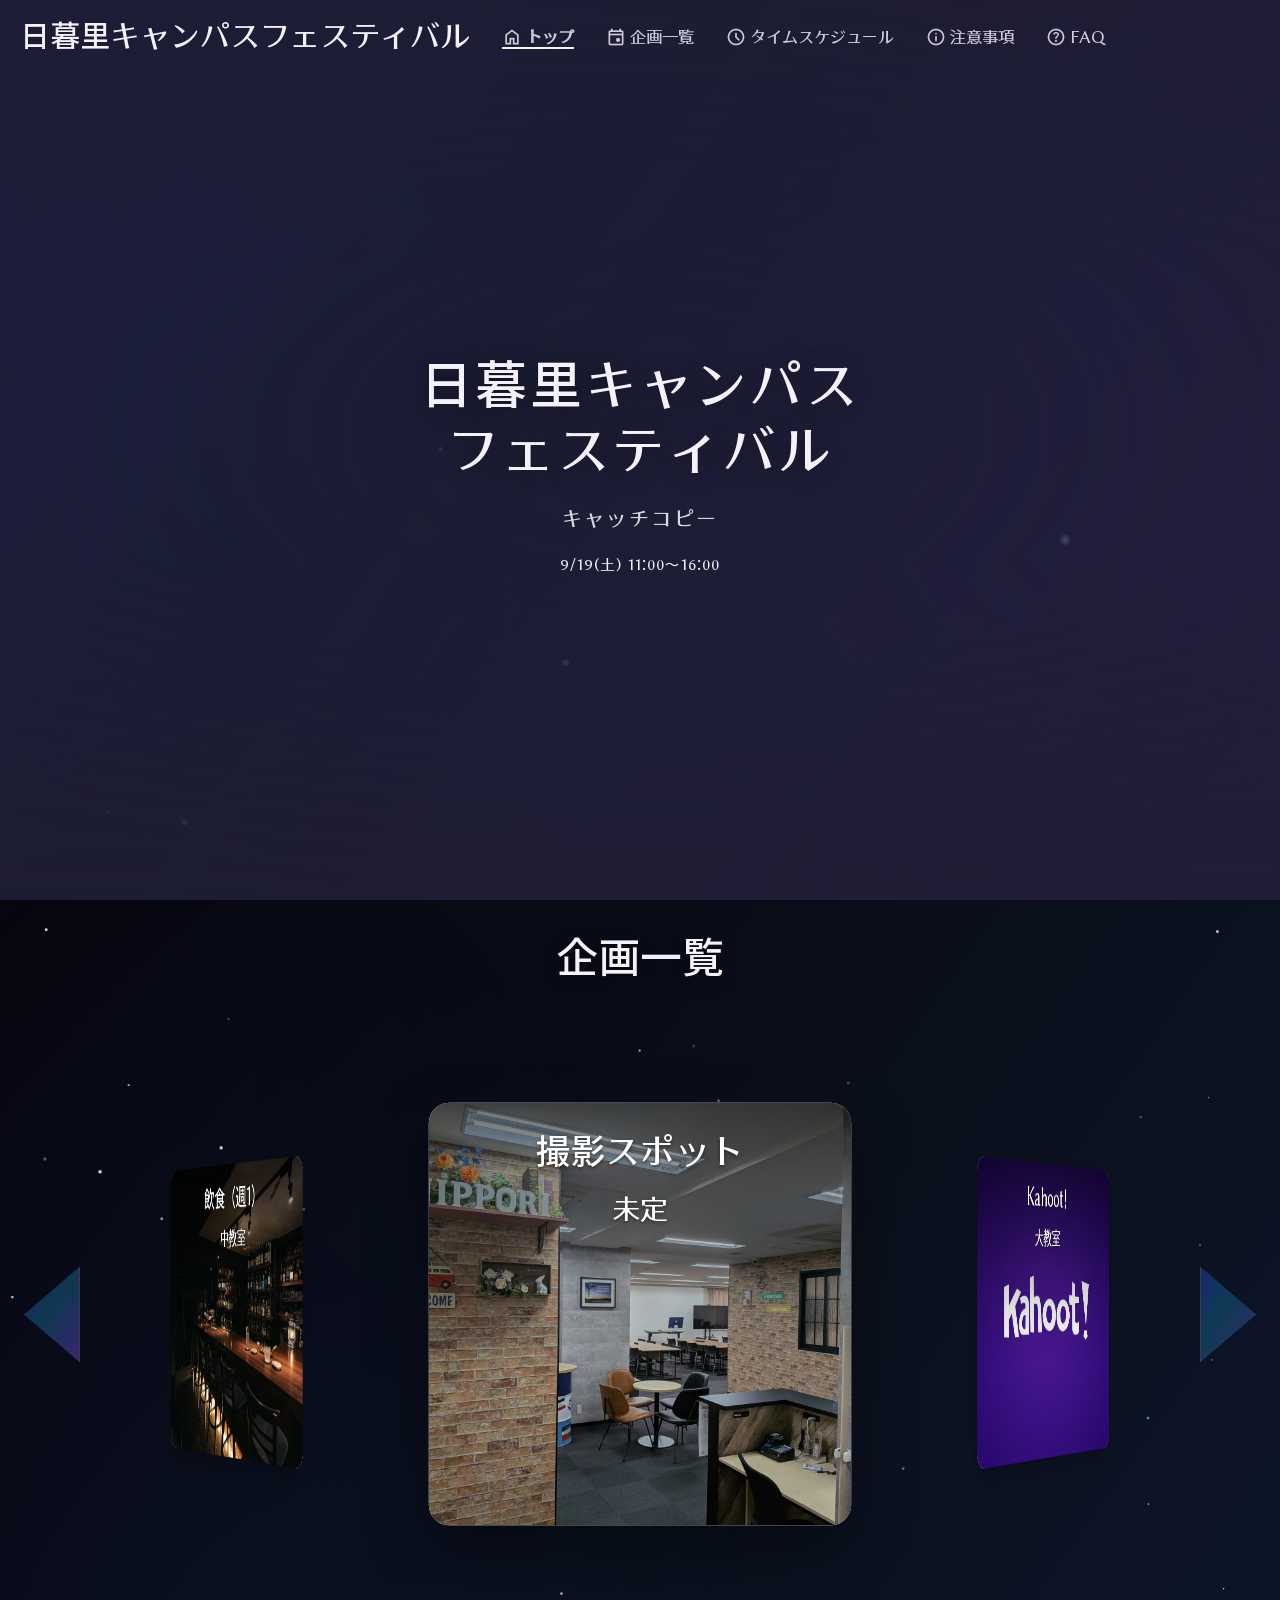
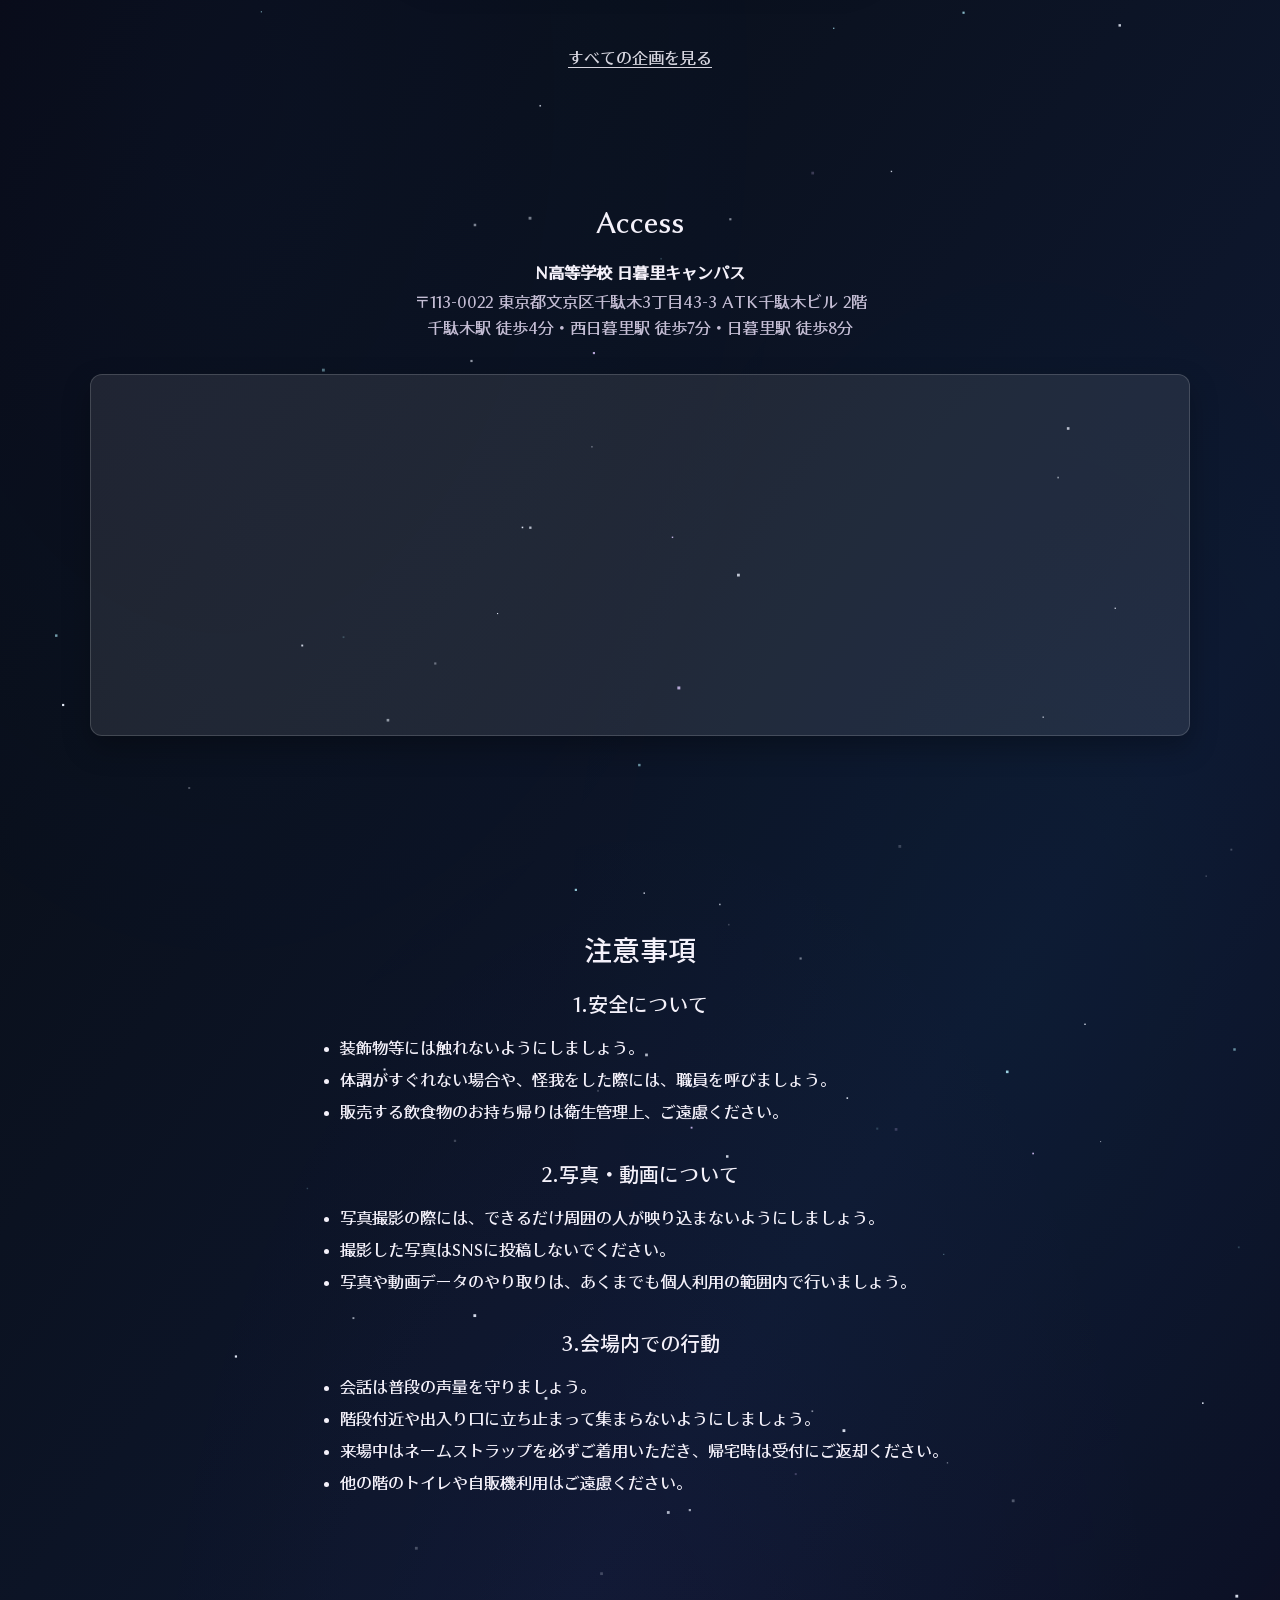
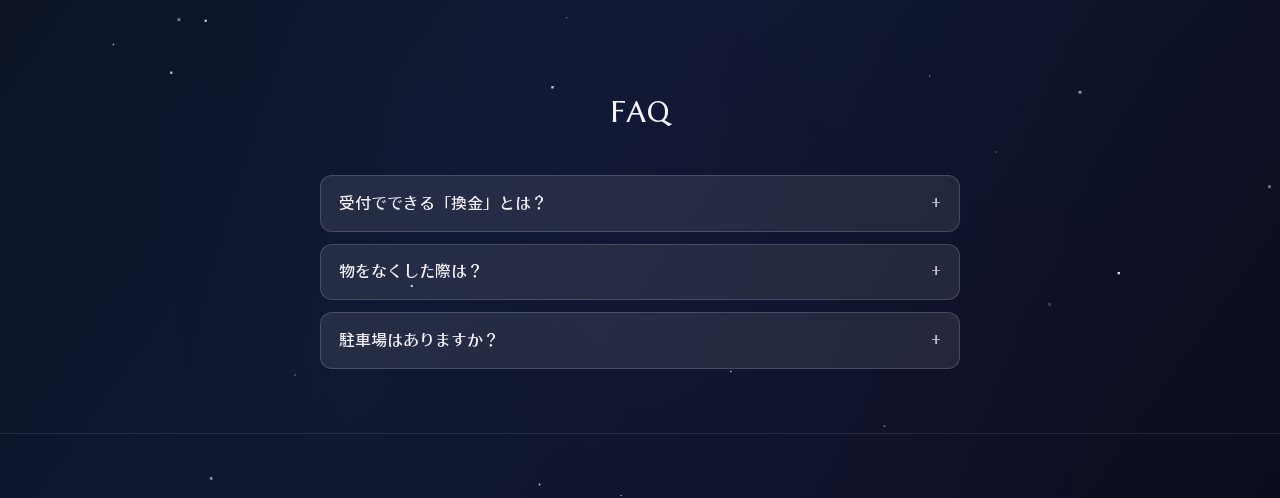
<file: index.html>
<!DOCTYPE html>
<html lang="ja">
<head>
  <meta charset="UTF-8">
  <meta name="viewport" content="width=device-width, initial-scale=1.0">
  <title>日暮里キャンパスフェスティバル</title>
  <link rel="preconnect" href="https://fonts.googleapis.com">
  <link rel="preconnect" href="https://fonts.gstatic.com" crossorigin>
  <link href="https://fonts.googleapis.com/css2?family=Material+Symbols+Outlined:opsz,wght,FILL,GRAD@24,400,0,0&icon_names=event%2Chelp%2Chome%2Cinfo%2Cschedule&display=block" rel="stylesheet">
  <link rel="preload" href="images/class_all/layers_rgba/背景.webp" as="image" media="(min-width: 768px)">
  <link rel="preload" href="images/nippori_1.webp" as="image" media="(max-width: 767px)">
  <link rel="stylesheet" href="css/style.css">
</head>
<body class="page-home">
  <header class="site-header" id="header">
    <div class="container header-inner">
      <a class="site-title" href="index.html">日暮里キャンパスフェスティバル</a>
      <nav class="site-nav" aria-label="メインメニュー">
        <ul class="nav-list">
          <li>
            <a href="index.html" aria-current="page">
              <span class="material-symbols-outlined" aria-hidden="true">home</span>
              トップ
            </a>
          </li>
          <li>
            <a href="pages/events.html">
              <span class="material-symbols-outlined" aria-hidden="true">event</span>
              企画一覧
            </a>
          </li>
          <li>
            <a href="pages/timetable.html">
              <span class="material-symbols-outlined" aria-hidden="true">schedule</span>
              タイムスケジュール
            </a>
          </li>
          <li>
            <a href="#notices">
              <span class="material-symbols-outlined" aria-hidden="true">info</span>
              注意事項
            </a>
          </li>
          <li>
            <a href="#faq">
              <span class="material-symbols-outlined" aria-hidden="true">help</span>
              FAQ
            </a>
          </li>
        </ul>
      </nav>
    </div>
  </header>
  <main>
    <section class="hero" id="top" aria-labelledby="hero-brand">
      <div class="hero-stage">
        <div class="parallax-scene" data-parallax-scene></div>
        <div class="hero-content">
          <h1 id="hero-brand" class="hero-brand">日暮里キャンパス<br>フェスティバル</h1>
          <p class="hero-catch">キャッチコピー</p>
          <p class="hero-meta">9/19(土) 11:00〜16:00</p>
        </div>
      </div>
    </section>
    <div class="events-stage events-stage--panel" data-night-sky>
      <section class="section events" id="events" aria-labelledby="events-heading">
        <div class="events-stage-heading">
          <h2 id="events-heading">企画一覧</h2>
        </div>
        <div class="event-carousel" data-event-carousel>
          <button type="button" class="carousel-nav carousel-nav--prev" data-carousel-prev aria-label="前の企画"></button>
          <ul class="event-list">
            <li>
              <a class="event-card-link" href="pages/events/satueisupotto.html"><article class="event-card">
                <img class="event-card-image" src="images/satueisupotto.webp" alt="" aria-hidden="true" width="1024" height="898" loading="lazy" decoding="async">
                <div class="event-card-body">
                  <h3 class="event-name">撮影スポット</h3>
                  <p class="event-meta">
                    <span class="event-place">未定</span>
                  </p>
                </div>
              </article></a>
            </li>
            <li>
              <a class="event-card-link" href="pages/events/kahoot.html"><article class="event-card">
                <img class="event-card-image" src="images/kahoot.webp" alt="" aria-hidden="true" width="1024" height="898" loading="lazy" decoding="async">
                <div class="event-card-body">
                  <h3 class="event-name">Kahoot!</h3>
                  <p class="event-meta">
                    <span class="event-place">大教室</span>
                  </p>
                </div>
              </article></a>
            </li>
            <li>
              <a class="event-card-link" href="pages/events/bingo.html"><article class="event-card">
                <img class="event-card-image" src="images/bingo.webp" alt="" aria-hidden="true" width="1024" height="898" loading="lazy" decoding="async">
                <div class="event-card-body">
                  <h3 class="event-name">BINGO</h3>
                  <p class="event-meta">
                    <span class="event-place">大教室</span>
                  </p>
                </div>
              </article></a>
            </li>
            <li>
              <a class="event-card-link" href="pages/events/game.html"><article class="event-card">
                <img class="event-card-image" src="images/game.webp" alt="" aria-hidden="true" width="1024" height="898" loading="lazy" decoding="async">
                <div class="event-card-body">
                  <h3 class="event-name">ゲーム大会</h3>
                  <p class="event-meta">
                    <span class="event-place">大教室</span>
                  </p>
                </div>
              </article></a>
            </li>
            <li>
              <a class="event-card-link" href="pages/events/vr.html"><article class="event-card">
                <img class="event-card-image" src="images/vr.webp" alt="" aria-hidden="true" width="1024" height="898" loading="lazy" decoding="async">
                <div class="event-card-body">
                  <h3 class="event-name">VR</h3>
                  <p class="event-meta">
                    <span class="event-place">大教室</span>
                  </p>
                </div>
              </article></a>
            </li>
            <li>
              <a class="event-card-link" href="pages/events/food_3.html"><article class="event-card">
                <img class="event-card-image" src="images/food_chinese.webp" alt="" aria-hidden="true" width="1024" height="898" loading="lazy" decoding="async">
                <div class="event-card-body">
                  <h3 class="event-name">飲食（週3）</h3>
                  <p class="event-meta">
                    <span class="event-place">中教室</span>
                  </p>
                </div>
              </article></a>
            </li>
            <li>
              <a class="event-card-link" href="pages/events/food_1.html"><article class="event-card">
                <img class="event-card-image" src="images/bar.webp" alt="" aria-hidden="true" width="1024" height="898" loading="lazy" decoding="async">
                <div class="event-card-body">
                  <h3 class="event-name">飲食（週1）</h3>
                  <p class="event-meta">
                    <span class="event-place">中教室</span>
                  </p>
                </div>
              </article></a>
            </li>
          </ul>
          <button type="button" class="carousel-nav carousel-nav--next" data-carousel-next aria-label="次の企画"></button>
        </div>
        <p class="events-more">
          <a href="pages/events.html">すべての企画を見る</a>
        </p>
      </section>
      <section class="section access" id="access" aria-labelledby="access-heading">
        <div class="container">
          <h2 id="access-heading">Access</h2>
          <p class="access-name">N高等学校 日暮里キャンパス</p>
          <p class="access-address">〒113-0022 東京都文京区千駄木3丁目43-3 ATK千駄木ビル 2階</p>
          <p class="access-transit">千駄木駅 徒歩4分・西日暮里駅 徒歩7分・日暮里駅 徒歩8分</p>
          <div class="access-map">
            <iframe
              src="https://www.google.com/maps?q=%E6%9D%B1%E4%BA%AC%E9%83%BD%E6%96%87%E4%BA%AC%E5%8C%BA%E5%8D%83%E9%A7%9D%E6%9C%A83%E4%B8%8143-3+ATK%E5%8D%83%E9%A7%9D%E6%9C%A8%E3%83%93%E3%83%AB&hl=ja&z=16&output=embed"
              width="100%"
              height="360"
              style="border:0;"
              allowfullscreen=""
              loading="lazy"
              referrerpolicy="no-referrer-when-downgrade"
              title="N高等学校 日暮里キャンパスの地図"
            ></iframe>
          </div>
        </div>
      </section>
      <section class="section notices" id="notices" aria-labelledby="notices-heading">
        <div class="container">
          <h2 id="notices-heading">注意事項</h2>
          <div class="notices-groups">
            <div class="notices-group">
              <h3 class="notices-title">1.安全について</h3>
              <ul class="notices-list">
                <li>装飾物等には触れないようにしましょう。</li>
                <li>体調がすぐれない場合や、怪我をした際には、職員を呼びましょう。</li>
                <li>販売する飲食物のお持ち帰りは衛生管理上、ご遠慮ください。</li>
              </ul>
            </div>
            <div class="notices-group">
              <h3 class="notices-title">2.写真・動画について</h3>
              <ul class="notices-list">
                <li>写真撮影の際には、できるだけ周囲の人が映り込まないようにしましょう。</li>
                <li>撮影した写真はSNSに投稿しないでください。</li>
                <li>写真や動画データのやり取りは、あくまでも個人利用の範囲内で行いましょう。</li>
              </ul>
            </div>
            <div class="notices-group">
              <h3 class="notices-title">3.会場内での行動</h3>
              <ul class="notices-list">
                <li>会話は普段の声量を守りましょう。</li>
                <li>階段付近や出入り口に立ち止まって集まらないようにしましょう。</li>
                <li>来場中はネームストラップを必ずご着用いただき、帰宅時は受付にご返却ください。</li>
                <li>他の階のトイレや自販機利用はご遠慮ください。</li>
            </div>
          </div>
        </div>
      </section>
      <section class="section faq" id="faq" aria-labelledby="faq-heading">
        <div class="container">
          <h2 id="faq-heading">FAQ</h2>
          <p class="faq-spacer" aria-hidden="true">&nbsp;</p>
          <div class="faq-list">
            <details class="faq-item">
              <summary>受付でできる「換金」とは？</summary>
              <p>お金とチップを交換することです。会場では、このチップで様々なものやサービスを購入できます。</p>
            </details>
            <details class="faq-item">
              <summary>物をなくした際は？</summary>
              <p>受付で対応いたします。必ずお越しください。</p>
            </details>
            <details class="faq-item">
              <summary>駐車場はありますか？</summary>
              <p>駐車場はございません。近隣の公共交通機関をご利用ください。</p>
            </details>

          </div>
        </div>
      </section>
      <footer class="site-footer" id="footer">
        <div class="container">
        </div>
      </footer>
    </div>
  </main>
  <script src="js/app.min.js"></script>
</body>
</html>
</file>
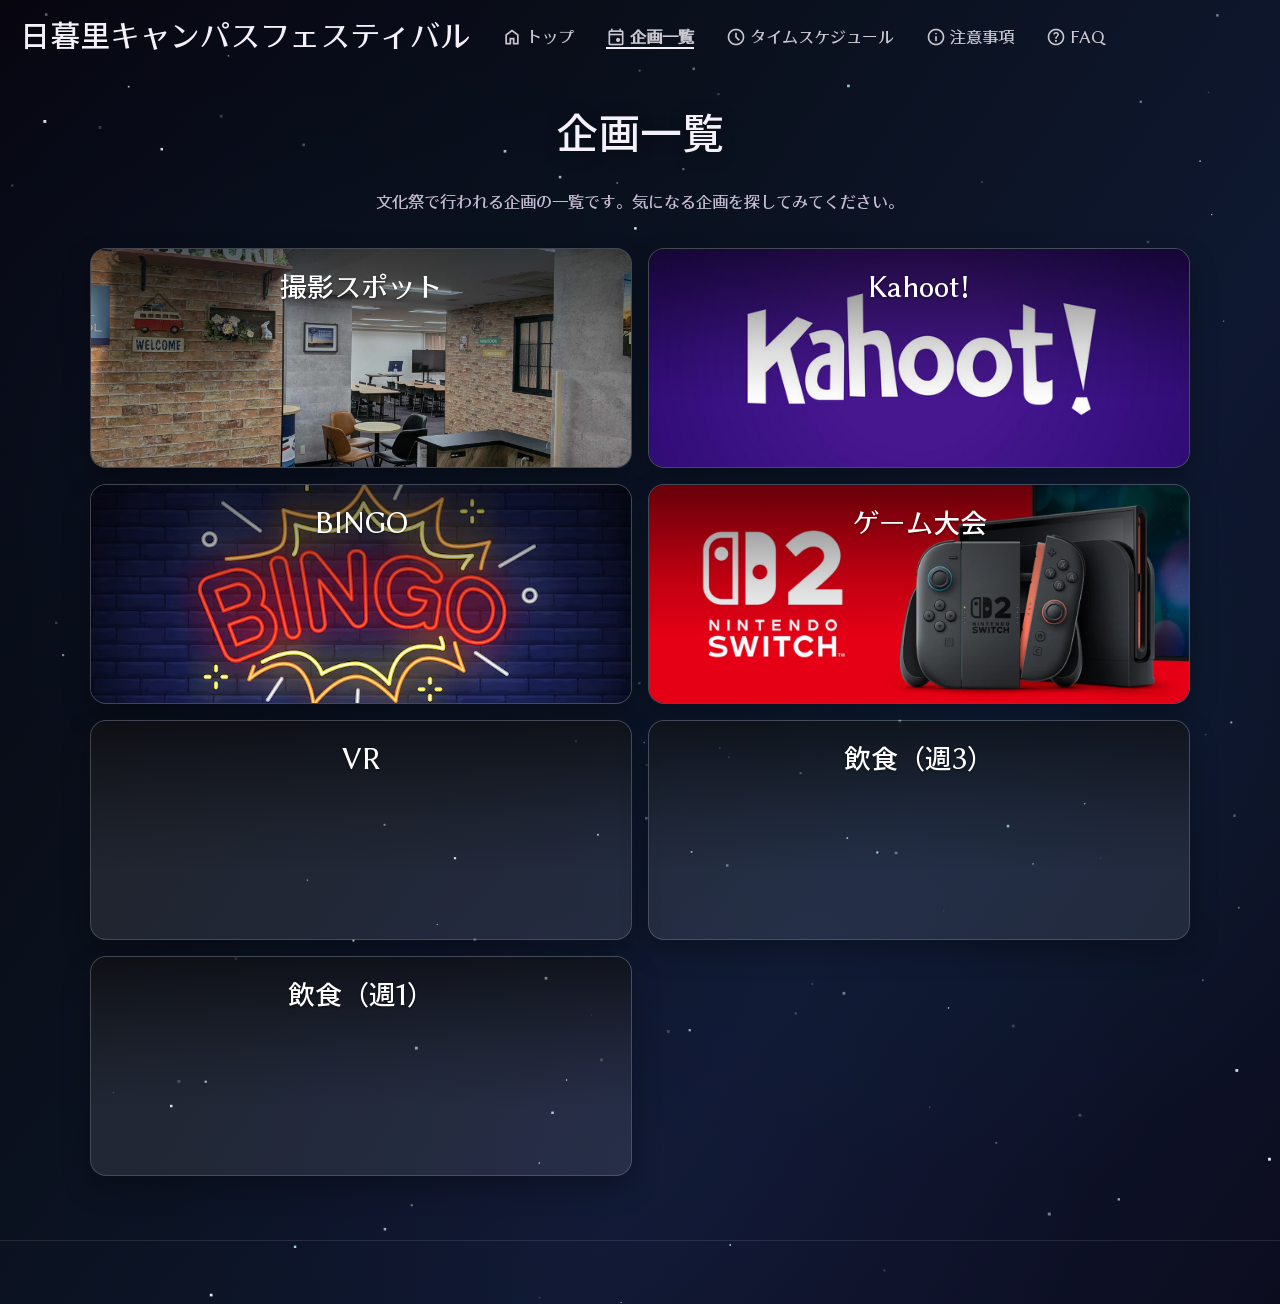
<file: pages/events.html>
<!DOCTYPE html>
<html lang="ja">
<head>
  <meta charset="UTF-8">
  <meta name="viewport" content="width=device-width, initial-scale=1.0">
  <title>企画一覧 | 日暮里キャンパスフェスティバル</title>
  <link rel="preconnect" href="https://fonts.googleapis.com">
  <link rel="preconnect" href="https://fonts.gstatic.com" crossorigin>
  <link href="https://fonts.googleapis.com/css2?family=Material+Symbols+Outlined:opsz,wght,FILL,GRAD@24,400,0,0&icon_names=event%2Chelp%2Chome%2Cinfo%2Cschedule&display=block" rel="stylesheet">
  <link rel="stylesheet" href="../css/style.css">
</head>
<body class="page-night">
  <header class="site-header" id="header">
    <div class="container header-inner">
      <a class="site-title" href="../index.html">日暮里キャンパスフェスティバル</a>
      <nav class="site-nav" aria-label="メインメニュー">
        <ul class="nav-list">
          <li>
            <a href="../index.html">
              <span class="material-symbols-outlined" aria-hidden="true">home</span>
              トップ
            </a>
          </li>
          <li>
            <a href="events.html" aria-current="page">
              <span class="material-symbols-outlined" aria-hidden="true">event</span>
              企画一覧
            </a>
          </li>
          <li>
            <a href="timetable.html">
              <span class="material-symbols-outlined" aria-hidden="true">schedule</span>
              タイムスケジュール
            </a>
          </li>
          <li>
            <a href="../index.html#notices">
              <span class="material-symbols-outlined" aria-hidden="true">info</span>
              注意事項
            </a>
          </li>
          <li>
            <a href="../index.html#faq">
              <span class="material-symbols-outlined" aria-hidden="true">help</span>
              FAQ
            </a>
          </li>
        </ul>
      </nav>
    </div>
  </header>
  <main>
    <section class="section events" id="events" aria-labelledby="events-heading">
      <div class="events-stage events-stage--panel" data-night-sky>
        <div class="events-stage-heading">
          <h2 id="events-heading">企画一覧</h2>
        </div>
        <div class="container">
          <p>文化祭で行われる企画の一覧です。気になる企画を探してみてください。</p>
          <ul class="event-list">
            <li>
              <a class="event-card-link" href="events/satueisupotto.html"><article class="event-card">
                <img class="event-card-image" src="../images/satueisupotto.webp" alt="" aria-hidden="true" width="1024" height="898" decoding="async" fetchpriority="high">
                <div class="event-card-body">
                  <h3 class="event-name">撮影スポット</h3>
                </div>
              </article></a>
            </li>
            <li>
              <a class="event-card-link" href="events/kahoot.html"><article class="event-card">
                <img class="event-card-image" src="../images/kahoot.webp" alt="" aria-hidden="true" width="1024" height="898" loading="lazy" decoding="async">
                <div class="event-card-body">
                  <h3 class="event-name">Kahoot!</h3>
                </div>
              </article></a>
            </li>
            <li>
              <a class="event-card-link" href="events/bingo.html"><article class="event-card">
                <img class="event-card-image" src="../images/bingo.webp" alt="" aria-hidden="true" width="1024" height="898" loading="lazy" decoding="async">
                <div class="event-card-body">
                  <h3 class="event-name">BINGO</h3>
                </div>
              </article></a>
            </li>
            <li>
              <a class="event-card-link" href="events/game.html"><article class="event-card">
                <img class="event-card-image" src="../images/game.webp" alt="" aria-hidden="true" width="1024" height="898" loading="lazy" decoding="async">
                <div class="event-card-body">
                  <h3 class="event-name">ゲーム大会</h3>
                </div>
              </article></a>
            </li>
            <li>
              <a class="event-card-link" href="events/vr.html"><article class="event-card">
                <img class="event-card-image" src="../images/vr.webp" alt="" aria-hidden="true" width="1024" height="898" loading="lazy" decoding="async">
                <div class="event-card-body">
                  <h3 class="event-name">VR</h3>
                </div>
              </article></a>
            </li>
            <li>
              <a class="event-card-link" href="events/food_3.html"><article class="event-card">
                <img class="event-card-image" src="../images/food_chinese.webp" alt="" aria-hidden="true" width="1024" height="898" loading="lazy" decoding="async">
                <div class="event-card-body">
                  <h3 class="event-name">飲食（週3）</h3>
                </div>
              </article></a>
            </li>
            <li>
              <a class="event-card-link" href="events/food_1.html"><article class="event-card">
                <img class="event-card-image" src="../images/bar.webp" alt="" aria-hidden="true" width="1024" height="898" loading="lazy" decoding="async">
                <div class="event-card-body">
                  <h3 class="event-name">飲食（週1）</h3>
                </div>
              </article></a>
            </li>
          </ul>
        </div>
        <footer class="site-footer" id="footer">
          <div class="container">
          </div>
        </footer>
      </div>
    </section>
  </main>
  <script src="../js/app.min.js"></script>
</body>
</html>
</file>
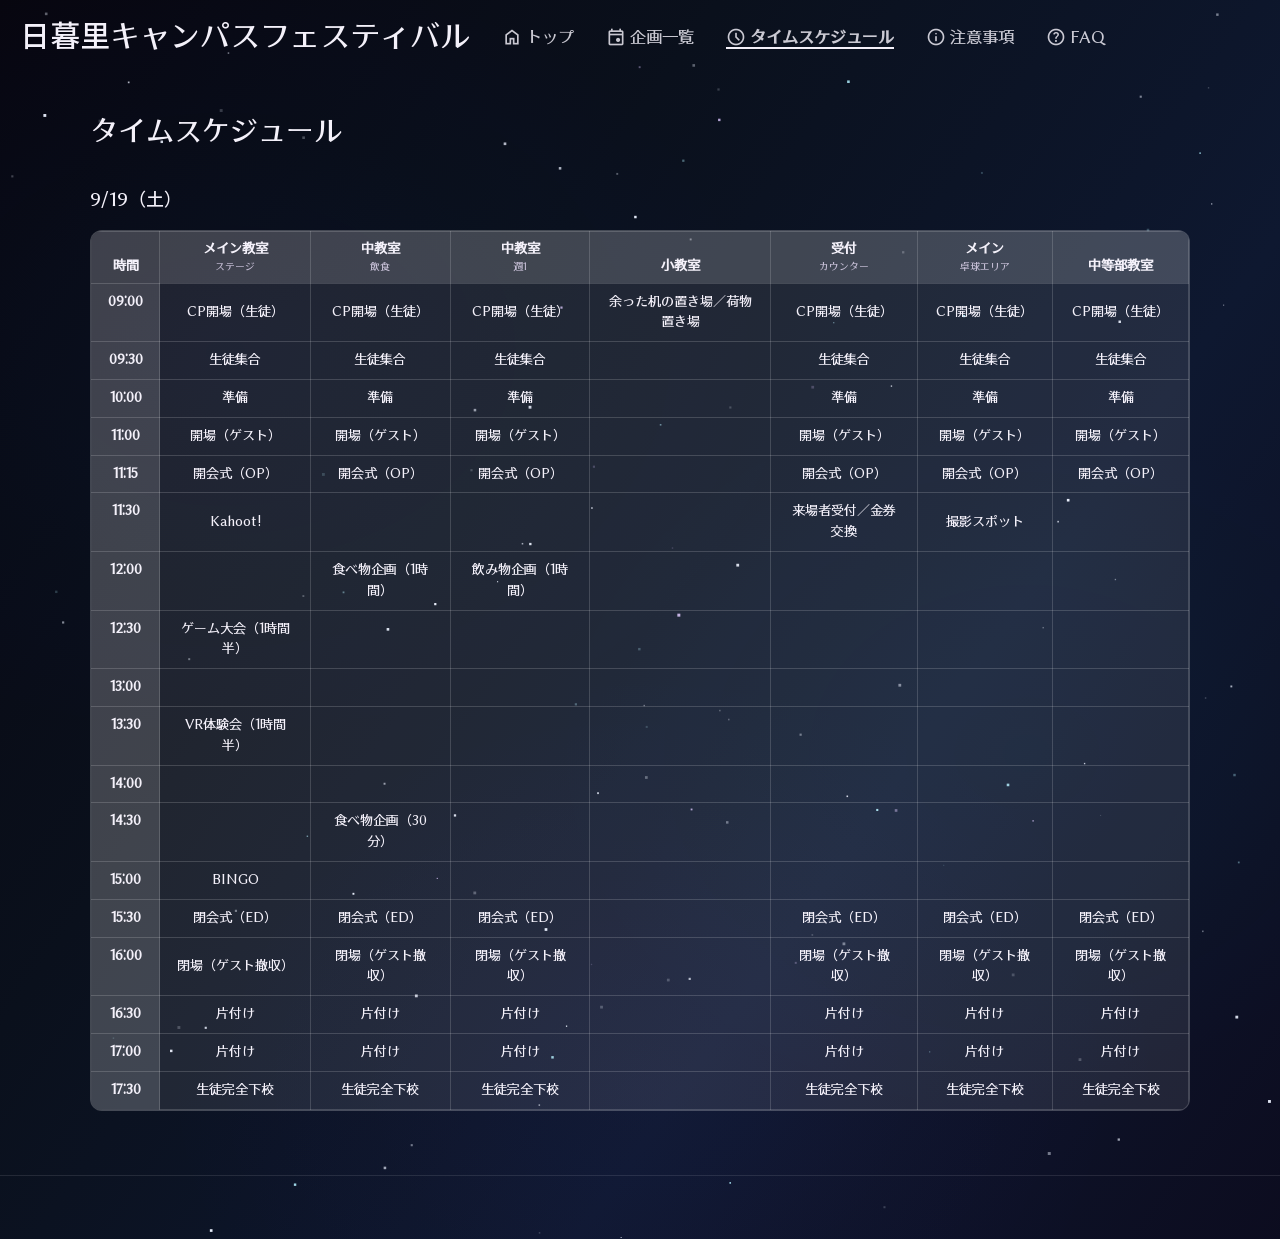
<file: pages/timetable.html>
<!DOCTYPE html>
<html lang="ja">
<head>
  <meta charset="UTF-8">
  <meta name="viewport" content="width=device-width, initial-scale=1.0">
  <title>タイムスケジュール | 日暮里キャンパスフェスティバル</title>
  <link rel="preconnect" href="https://fonts.googleapis.com">
  <link rel="preconnect" href="https://fonts.gstatic.com" crossorigin>
  <link href="https://fonts.googleapis.com/css2?family=Material+Symbols+Outlined:opsz,wght,FILL,GRAD@24,400,0,0&icon_names=event%2Chelp%2Chome%2Cinfo%2Cschedule&display=block" rel="stylesheet">
  <link rel="stylesheet" href="../css/style.css">
</head>
<body class="page-night">
  <header class="site-header" id="header">
    <div class="container header-inner">
      <a class="site-title" href="../index.html">日暮里キャンパスフェスティバル</a>
      <nav class="site-nav" aria-label="メインメニュー">
        <ul class="nav-list">
          <li>
            <a href="../index.html">
              <span class="material-symbols-outlined" aria-hidden="true">home</span>
              トップ
            </a>
          </li>
          <li>
            <a href="events.html">
              <span class="material-symbols-outlined" aria-hidden="true">event</span>
              企画一覧
            </a>
          </li>
          <li>
            <a href="timetable.html" aria-current="page">
              <span class="material-symbols-outlined" aria-hidden="true">schedule</span>
              タイムスケジュール
            </a>
          </li>
          <li>
            <a href="../index.html#notices">
              <span class="material-symbols-outlined" aria-hidden="true">info</span>
              注意事項
            </a>
          </li>
          <li>
            <a href="../index.html#faq">
              <span class="material-symbols-outlined" aria-hidden="true">help</span>
              FAQ
            </a>
          </li>
        </ul>
      </nav>
    </div>
  </header>
  <main>
    <div class="events-stage events-stage--panel" data-night-sky>
    <section class="section timetable" id="timetable" aria-labelledby="timetable-heading">
      <div class="container container--wide">
        <h2 id="timetable-heading">タイムスケジュール</h2>
        <h3 class="timetable-day">9/19（土）</h3>
        <div class="table-wrap">
          <table class="timetable-table timetable-table--places">
            <thead>
              <tr>
                <th scope="col">時間</th>
                <th scope="col">メイン教室<br><span class="timetable-place-sub">ステージ</span></th>
                <th scope="col">中教室<br><span class="timetable-place-sub">飲食</span></th>
                <th scope="col">中教室<br><span class="timetable-place-sub">週1</span></th>
                <th scope="col">小教室</th>
                <th scope="col">受付<br><span class="timetable-place-sub">カウンター</span></th>
                <th scope="col">メイン<br><span class="timetable-place-sub">卓球エリア</span></th>
                <th scope="col">中等部教室</th>
              </tr>
            </thead>
            <tbody>
              <tr>
                <th scope="row">09:00</th>
                <td>CP開場（生徒）</td>
                <td>CP開場（生徒）</td>
                <td>CP開場（生徒）</td>
                <td>余った机の置き場／荷物置き場</td>
                <td>CP開場（生徒）</td>
                <td>CP開場（生徒）</td>
                <td>CP開場（生徒）</td>
              </tr>
              <tr>
                <th scope="row">09:30</th>
                <td>生徒集合</td>
                <td>生徒集合</td>
                <td>生徒集合</td>
                <td></td>
                <td>生徒集合</td>
                <td>生徒集合</td>
                <td>生徒集合</td>
              </tr>
              <tr>
                <th scope="row">10:00</th>
                <td>準備</td>
                <td>準備</td>
                <td>準備</td>
                <td></td>
                <td>準備</td>
                <td>準備</td>
                <td>準備</td>
              </tr>
              <tr>
                <th scope="row">11:00</th>
                <td>開場（ゲスト）</td>
                <td>開場（ゲスト）</td>
                <td>開場（ゲスト）</td>
                <td></td>
                <td>開場（ゲスト）</td>
                <td>開場（ゲスト）</td>
                <td>開場（ゲスト）</td>
              </tr>
              <tr>
                <th scope="row">11:15</th>
                <td>開会式（OP）</td>
                <td>開会式（OP）</td>
                <td>開会式（OP）</td>
                <td></td>
                <td>開会式（OP）</td>
                <td>開会式（OP）</td>
                <td>開会式（OP）</td>
              </tr>
              <tr>
                <th scope="row">11:30</th>
                <td>Kahoot!</td>
                <td></td>
                <td></td>
                <td></td>
                <td>来場者受付／金券交換</td>
                <td>撮影スポット</td>
                <td></td>
              </tr>
              <tr>
                <th scope="row">12:00</th>
                <td></td>
                <td>食べ物企画（1時間）</td>
                <td>飲み物企画（1時間）</td>
                <td></td>
                <td></td>
                <td></td>
                <td></td>
              </tr>
              <tr>
                <th scope="row">12:30</th>
                <td>ゲーム大会（1時間半）</td>
                <td></td>
                <td></td>
                <td></td>
                <td></td>
                <td></td>
                <td></td>
              </tr>
              <tr>
                <th scope="row">13:00</th>
                <td></td>
                <td></td>
                <td></td>
                <td></td>
                <td></td>
                <td></td>
                <td></td>
              </tr>
              <tr>
                <th scope="row">13:30</th>
                <td>VR体験会（1時間半）</td>
                <td></td>
                <td></td>
                <td></td>
                <td></td>
                <td></td>
                <td></td>
              </tr>
              <tr>
                <th scope="row">14:00</th>
                <td></td>
                <td></td>
                <td></td>
                <td></td>
                <td></td>
                <td></td>
                <td></td>
              </tr>
              <tr>
                <th scope="row">14:30</th>
                <td></td>
                <td>食べ物企画（30分）</td>
                <td></td>
                <td></td>
                <td></td>
                <td></td>
                <td></td>
              </tr>
              <tr>
                <th scope="row">15:00</th>
                <td>BINGO</td>
                <td></td>
                <td></td>
                <td></td>
                <td></td>
                <td></td>
                <td></td>
              </tr>
              <tr>
                <th scope="row">15:30</th>
                <td>閉会式（ED）</td>
                <td>閉会式（ED）</td>
                <td>閉会式（ED）</td>
                <td></td>
                <td>閉会式（ED）</td>
                <td>閉会式（ED）</td>
                <td>閉会式（ED）</td>
              </tr>
              <tr>
                <th scope="row">16:00</th>
                <td>閉場（ゲスト撤収）</td>
                <td>閉場（ゲスト撤収）</td>
                <td>閉場（ゲスト撤収）</td>
                <td></td>
                <td>閉場（ゲスト撤収）</td>
                <td>閉場（ゲスト撤収）</td>
                <td>閉場（ゲスト撤収）</td>
              </tr>
              <tr>
                <th scope="row">16:30</th>
                <td>片付け</td>
                <td>片付け</td>
                <td>片付け</td>
                <td></td>
                <td>片付け</td>
                <td>片付け</td>
                <td>片付け</td>
              </tr>
              <tr>
                <th scope="row">17:00</th>
                <td>片付け</td>
                <td>片付け</td>
                <td>片付け</td>
                <td></td>
                <td>片付け</td>
                <td>片付け</td>
                <td>片付け</td>
              </tr>
              <tr>
                <th scope="row">17:30</th>
                <td>生徒完全下校</td>
                <td>生徒完全下校</td>
                <td>生徒完全下校</td>
                <td></td>
                <td>生徒完全下校</td>
                <td>生徒完全下校</td>
                <td>生徒完全下校</td>
              </tr>
            </tbody>
          </table>
        </div>
      </div>
    </section>
    <footer class="site-footer" id="footer">
      <div class="container">
      </div>
    </footer>
    </div>
  </main>
  <script src="../js/app.min.js"></script>
</body>
</html>
</file>
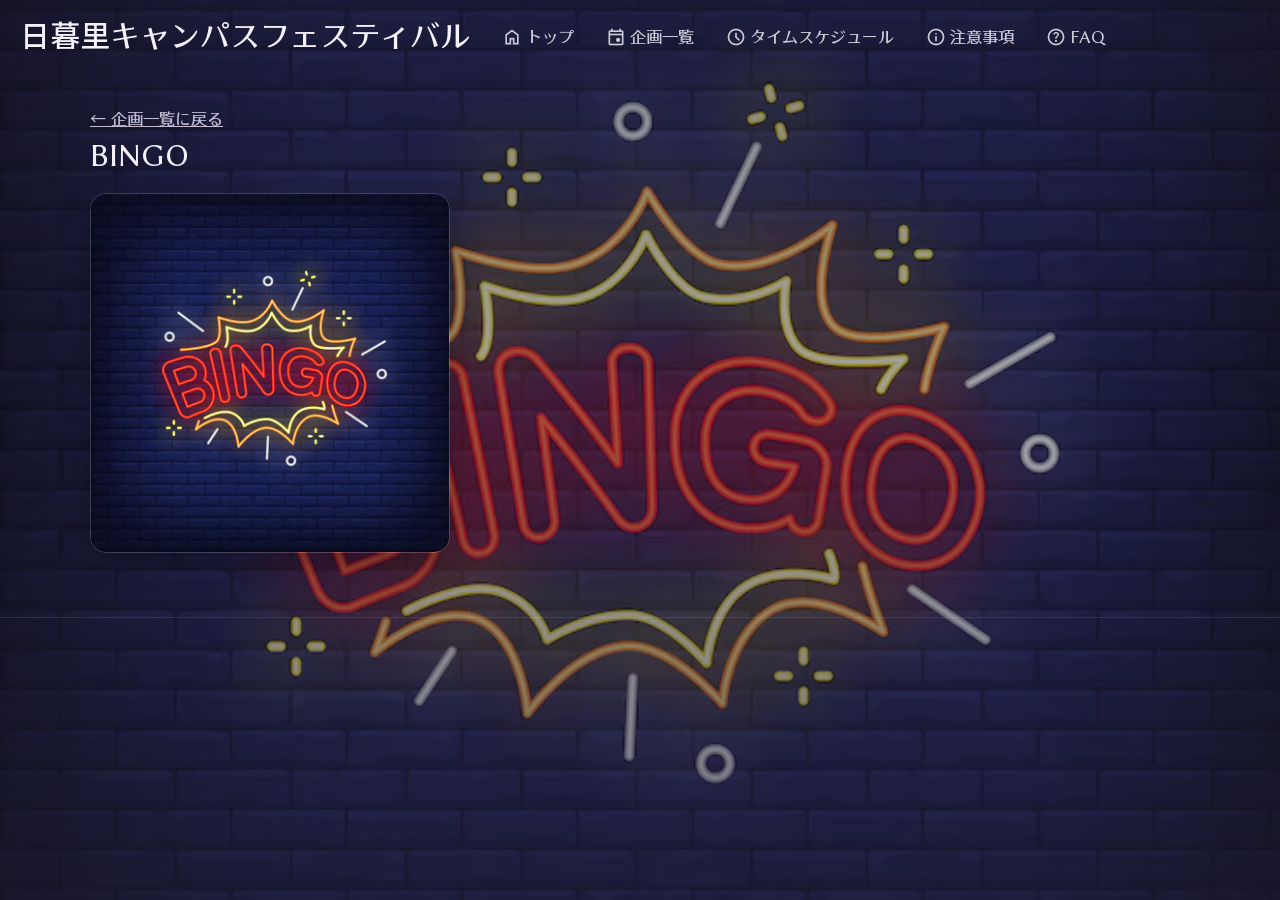
<file: pages/events/bingo.html>
<!DOCTYPE html>
<html lang="ja">
<head>
  <meta charset="UTF-8">
  <meta name="viewport" content="width=device-width, initial-scale=1.0">
  <title>BINGO | 日暮里キャンパスフェスティバル</title>
  <link rel="preconnect" href="https://fonts.googleapis.com">
  <link rel="preconnect" href="https://fonts.gstatic.com" crossorigin>
  <link href="https://fonts.googleapis.com/css2?family=Material+Symbols+Outlined:opsz,wght,FILL,GRAD@24,400,0,0&icon_names=event%2Chelp%2Chome%2Cinfo%2Cschedule&display=block" rel="stylesheet">
  <link rel="stylesheet" href="../../css/style.css">
</head>
<body class="page-night page-event-photo">
  <header class="site-header" id="header">
    <div class="container header-inner">
      <a class="site-title" href="../../index.html">日暮里キャンパスフェスティバル</a>
      <nav class="site-nav" aria-label="メインメニュー">
        <ul class="nav-list">
          <li>
            <a href="../../index.html">
              <span class="material-symbols-outlined" aria-hidden="true">home</span>
              トップ
            </a>
          </li>
          <li>
            <a href="../events.html">
              <span class="material-symbols-outlined" aria-hidden="true">event</span>
              企画一覧
            </a>
          </li>
          <li>
            <a href="../timetable.html">
              <span class="material-symbols-outlined" aria-hidden="true">schedule</span>
              タイムスケジュール
            </a>
          </li>
          <li>
            <a href="../../index.html#notices">
              <span class="material-symbols-outlined" aria-hidden="true">info</span>
              注意事項
            </a>
          </li>
          <li>
            <a href="../../index.html#faq">
              <span class="material-symbols-outlined" aria-hidden="true">help</span>
              FAQ
            </a>
          </li>
        </ul>
      </nav>
    </div>
  </header>
  <main>
    <div class="events-stage events-stage--panel events-stage--photo events-stage--bingo">
    <section class="section event-detail" aria-labelledby="event-detail-heading">
      <div class="container">
        <p class="event-detail-back"><a href="../events.html">← 企画一覧に戻る</a></p>
        <h2 id="event-detail-heading">BINGO</h2>
        <div class="event-detail-main">
        <img class="event-detail-image" src="../../images/bingo.webp" alt="BINGO" width="1024" height="898" decoding="async" fetchpriority="high">
        <div class="event-detail-body">
        </div>
        </div>
      </div>
    </section>
    <footer class="site-footer" id="footer">
      <div class="container"></div>
    </footer>
    </div>
  </main>
  <script src="../../js/app.min.js"></script>
</body>
</html>
</file>
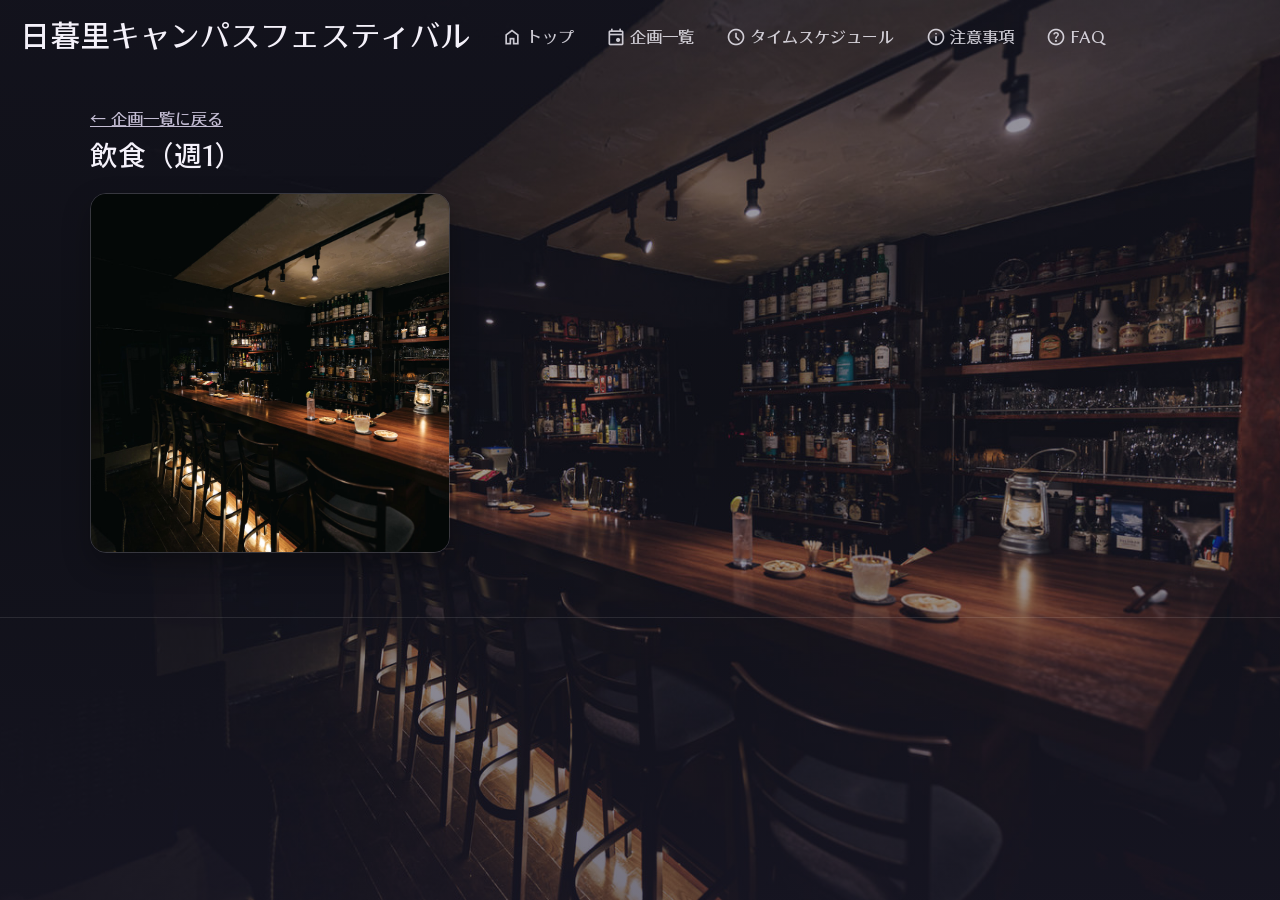
<file: pages/events/food_1.html>
<!DOCTYPE html>
<html lang="ja">
<head>
  <meta charset="UTF-8">
  <meta name="viewport" content="width=device-width, initial-scale=1.0">
  <title>飲食（週1） | 日暮里キャンパスフェスティバル</title>
  <link rel="preconnect" href="https://fonts.googleapis.com">
  <link rel="preconnect" href="https://fonts.gstatic.com" crossorigin>
  <link href="https://fonts.googleapis.com/css2?family=Material+Symbols+Outlined:opsz,wght,FILL,GRAD@24,400,0,0&icon_names=event%2Chelp%2Chome%2Cinfo%2Cschedule&display=block" rel="stylesheet">
  <link rel="stylesheet" href="../../css/style.css">
</head>
<body class="page-night page-event-photo">
  <header class="site-header" id="header">
    <div class="container header-inner">
      <a class="site-title" href="../../index.html">日暮里キャンパスフェスティバル</a>
      <nav class="site-nav" aria-label="メインメニュー">
        <ul class="nav-list">
          <li>
            <a href="../../index.html">
              <span class="material-symbols-outlined" aria-hidden="true">home</span>
              トップ
            </a>
          </li>
          <li>
            <a href="../events.html">
              <span class="material-symbols-outlined" aria-hidden="true">event</span>
              企画一覧
            </a>
          </li>
          <li>
            <a href="../timetable.html">
              <span class="material-symbols-outlined" aria-hidden="true">schedule</span>
              タイムスケジュール
            </a>
          </li>
          <li>
            <a href="../../index.html#notices">
              <span class="material-symbols-outlined" aria-hidden="true">info</span>
              注意事項
            </a>
          </li>
          <li>
            <a href="../../index.html#faq">
              <span class="material-symbols-outlined" aria-hidden="true">help</span>
              FAQ
            </a>
          </li>
        </ul>
      </nav>
    </div>
  </header>
  <main>
    <div class="events-stage events-stage--panel events-stage--photo events-stage--bar">
    <section class="section event-detail" aria-labelledby="event-detail-heading">
      <div class="container">
        <p class="event-detail-back"><a href="../events.html">← 企画一覧に戻る</a></p>
        <h2 id="event-detail-heading">飲食（週1）</h2>
        <div class="event-detail-main">
        <img class="event-detail-image" src="../../images/bar.webp" alt="飲食（週1）" width="1024" height="898" decoding="async" fetchpriority="high">
        <div class="event-detail-body">
        </div>
        </div>
      </div>
    </section>
    <footer class="site-footer" id="footer">
      <div class="container"></div>
    </footer>
    </div>
  </main>
  <script src="../../js/app.min.js"></script>
</body>
</html>
</file>
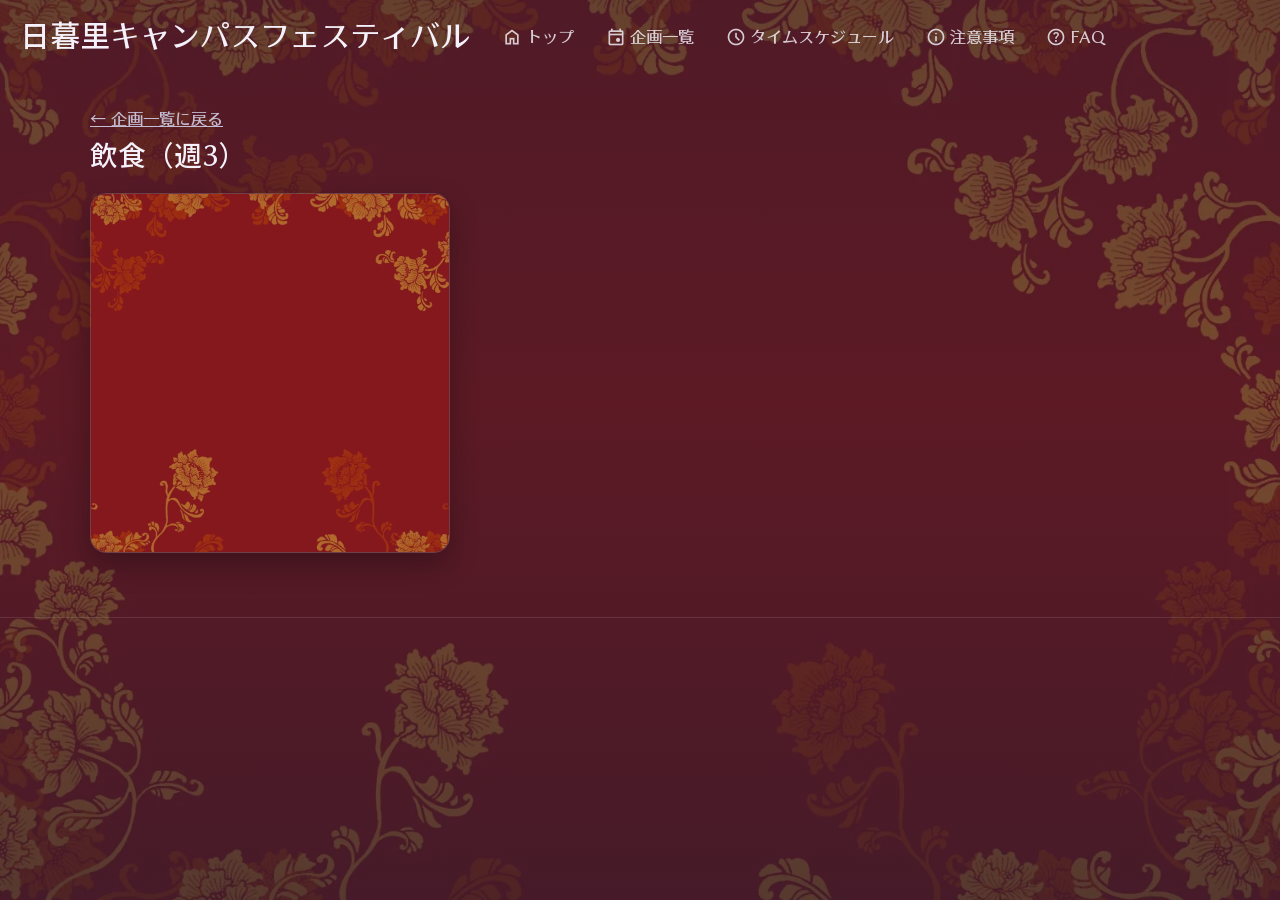
<file: pages/events/food_3.html>
<!DOCTYPE html>
<html lang="ja">
<head>
  <meta charset="UTF-8">
  <meta name="viewport" content="width=device-width, initial-scale=1.0">
  <title>飲食（週3） | 日暮里キャンパスフェスティバル</title>
  <link rel="preconnect" href="https://fonts.googleapis.com">
  <link rel="preconnect" href="https://fonts.gstatic.com" crossorigin>
  <link href="https://fonts.googleapis.com/css2?family=Material+Symbols+Outlined:opsz,wght,FILL,GRAD@24,400,0,0&icon_names=event%2Chelp%2Chome%2Cinfo%2Cschedule&display=block" rel="stylesheet">
  <link rel="stylesheet" href="../../css/style.css">
</head>
<body class="page-night page-event-photo">
  <header class="site-header" id="header">
    <div class="container header-inner">
      <a class="site-title" href="../../index.html">日暮里キャンパスフェスティバル</a>
      <nav class="site-nav" aria-label="メインメニュー">
        <ul class="nav-list">
          <li>
            <a href="../../index.html">
              <span class="material-symbols-outlined" aria-hidden="true">home</span>
              トップ
            </a>
          </li>
          <li>
            <a href="../events.html">
              <span class="material-symbols-outlined" aria-hidden="true">event</span>
              企画一覧
            </a>
          </li>
          <li>
            <a href="../timetable.html">
              <span class="material-symbols-outlined" aria-hidden="true">schedule</span>
              タイムスケジュール
            </a>
          </li>
          <li>
            <a href="../../index.html#notices">
              <span class="material-symbols-outlined" aria-hidden="true">info</span>
              注意事項
            </a>
          </li>
          <li>
            <a href="../../index.html#faq">
              <span class="material-symbols-outlined" aria-hidden="true">help</span>
              FAQ
            </a>
          </li>
        </ul>
      </nav>
    </div>
  </header>
  <main>
    <div class="events-stage events-stage--panel events-stage--photo events-stage--food-chinese">
    <section class="section event-detail" aria-labelledby="event-detail-heading">
      <div class="container">
        <p class="event-detail-back"><a href="../events.html">← 企画一覧に戻る</a></p>
        <h2 id="event-detail-heading">飲食（週3）</h2>
        <div class="event-detail-main">
        <img class="event-detail-image" src="../../images/food_chinese.webp" alt="飲食（週3）" width="1024" height="898" decoding="async" fetchpriority="high">
        <div class="event-detail-body">
        </div>
        </div>
      </div>
    </section>
    <footer class="site-footer" id="footer">
      <div class="container"></div>
    </footer>
    </div>
  </main>
  <script src="../../js/app.min.js"></script>
</body>
</html>
</file>
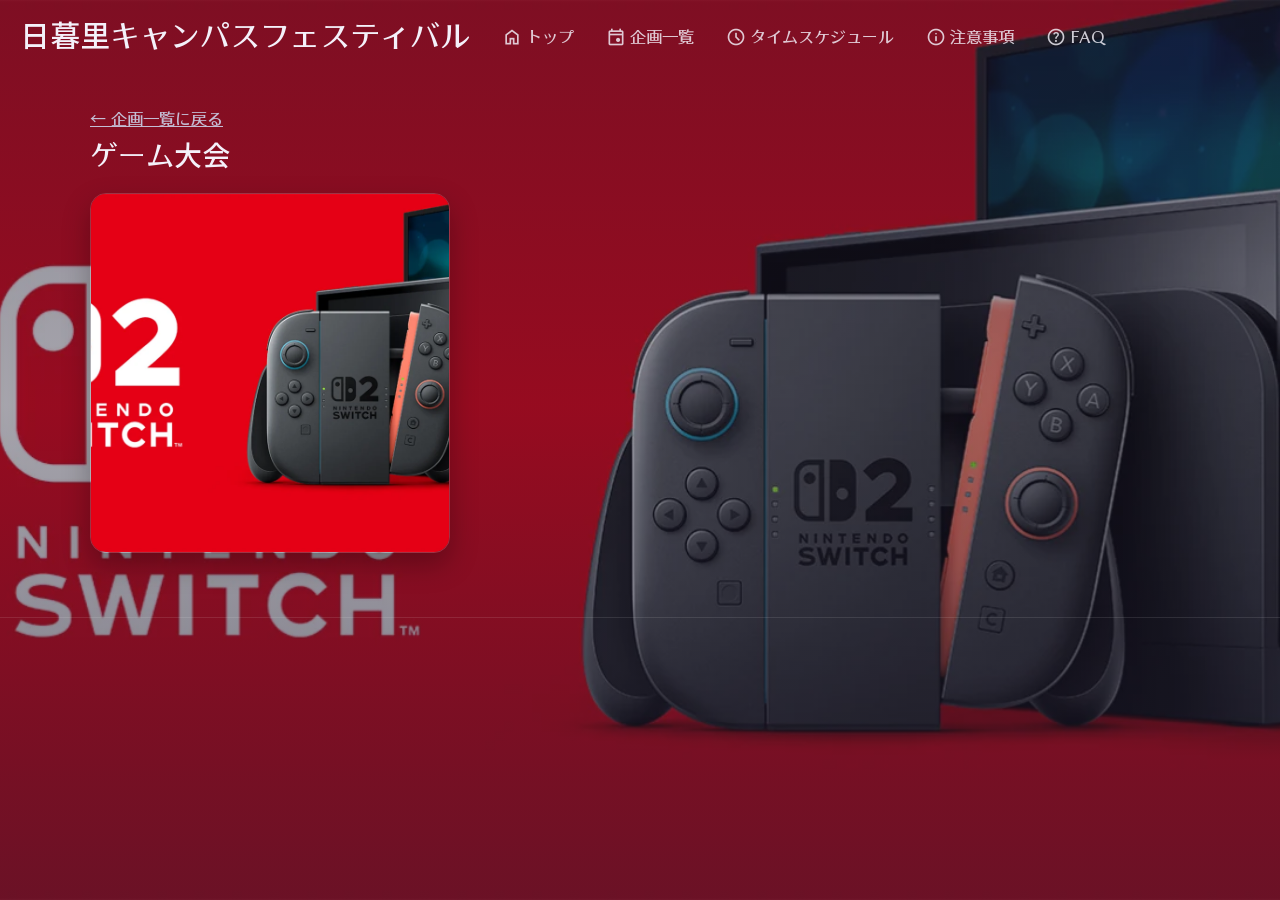
<file: pages/events/game.html>
<!DOCTYPE html>
<html lang="ja">
<head>
  <meta charset="UTF-8">
  <meta name="viewport" content="width=device-width, initial-scale=1.0">
  <title>ゲーム大会 | 日暮里キャンパスフェスティバル</title>
  <link rel="preconnect" href="https://fonts.googleapis.com">
  <link rel="preconnect" href="https://fonts.gstatic.com" crossorigin>
  <link href="https://fonts.googleapis.com/css2?family=Material+Symbols+Outlined:opsz,wght,FILL,GRAD@24,400,0,0&icon_names=event%2Chelp%2Chome%2Cinfo%2Cschedule&display=block" rel="stylesheet">
  <link rel="stylesheet" href="../../css/style.css">
</head>
<body class="page-night page-event-photo">
  <header class="site-header" id="header">
    <div class="container header-inner">
      <a class="site-title" href="../../index.html">日暮里キャンパスフェスティバル</a>
      <nav class="site-nav" aria-label="メインメニュー">
        <ul class="nav-list">
          <li>
            <a href="../../index.html">
              <span class="material-symbols-outlined" aria-hidden="true">home</span>
              トップ
            </a>
          </li>
          <li>
            <a href="../events.html">
              <span class="material-symbols-outlined" aria-hidden="true">event</span>
              企画一覧
            </a>
          </li>
          <li>
            <a href="../timetable.html">
              <span class="material-symbols-outlined" aria-hidden="true">schedule</span>
              タイムスケジュール
            </a>
          </li>
          <li>
            <a href="../../index.html#notices">
              <span class="material-symbols-outlined" aria-hidden="true">info</span>
              注意事項
            </a>
          </li>
          <li>
            <a href="../../index.html#faq">
              <span class="material-symbols-outlined" aria-hidden="true">help</span>
              FAQ
            </a>
          </li>
        </ul>
      </nav>
    </div>
  </header>
  <main>
    <div class="events-stage events-stage--panel events-stage--photo events-stage--game">
    <section class="section event-detail" aria-labelledby="event-detail-heading">
      <div class="container">
        <p class="event-detail-back"><a href="../events.html">← 企画一覧に戻る</a></p>
        <h2 id="event-detail-heading">ゲーム大会</h2>
        <div class="event-detail-main">
        <img class="event-detail-image" src="../../images/game.webp" alt="ゲーム大会" width="1024" height="898" decoding="async" fetchpriority="high">
        <div class="event-detail-body">
        </div>
        </div>
      </div>
    </section>
    <footer class="site-footer" id="footer">
      <div class="container"></div>
    </footer>
    </div>
  </main>
  <script src="../../js/app.min.js"></script>
</body>
</html>
</file>
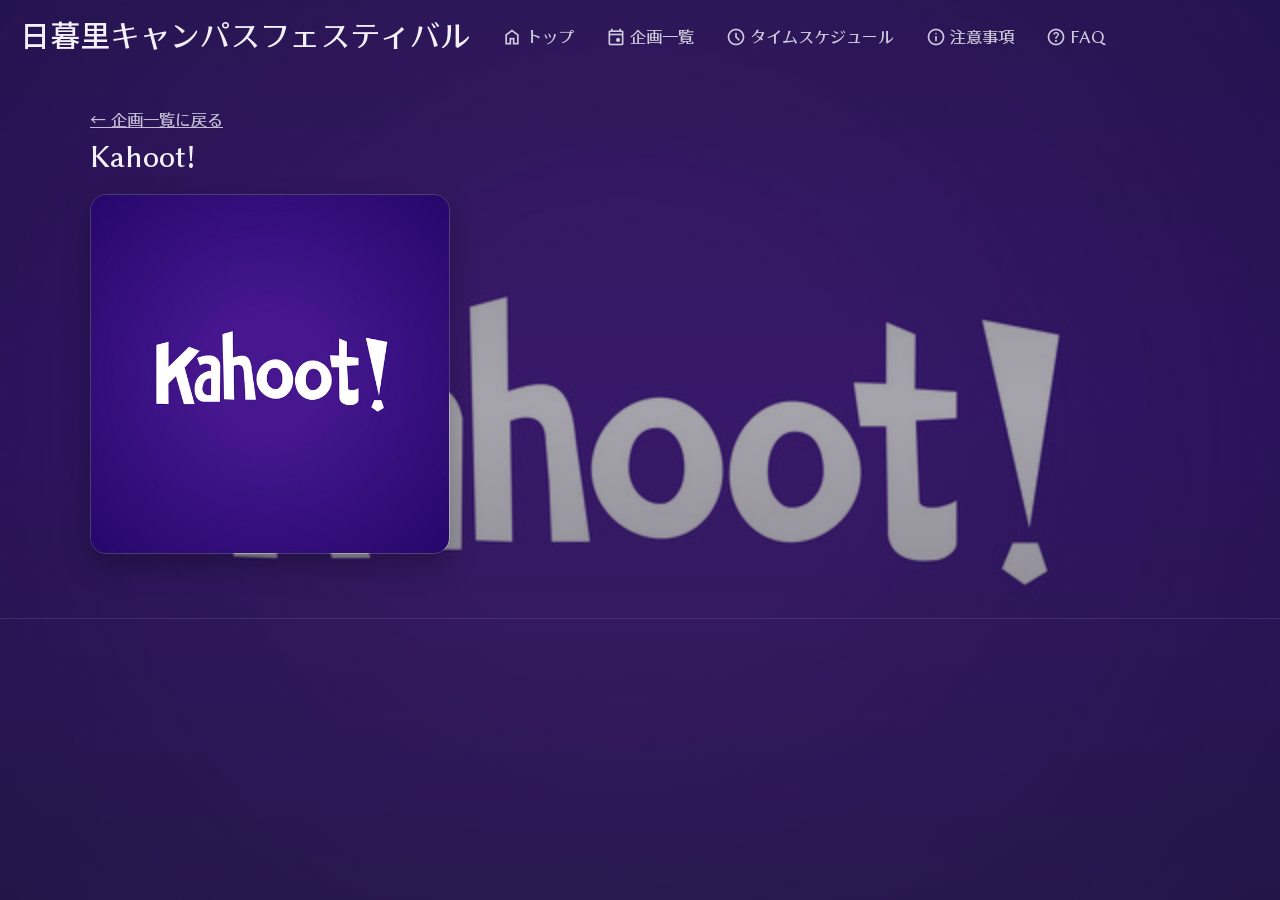
<file: pages/events/kahoot.html>
<!DOCTYPE html>
<html lang="ja">
<head>
  <meta charset="UTF-8">
  <meta name="viewport" content="width=device-width, initial-scale=1.0">
  <title>Kahoot! | 日暮里キャンパスフェスティバル</title>
  <link rel="preconnect" href="https://fonts.googleapis.com">
  <link rel="preconnect" href="https://fonts.gstatic.com" crossorigin>
  <link href="https://fonts.googleapis.com/css2?family=Material+Symbols+Outlined:opsz,wght,FILL,GRAD@24,400,0,0&icon_names=event%2Chelp%2Chome%2Cinfo%2Cschedule&display=block" rel="stylesheet">
  <link rel="stylesheet" href="../../css/style.css">
</head>
<body class="page-night page-event-photo">
  <header class="site-header" id="header">
    <div class="container header-inner">
      <a class="site-title" href="../../index.html">日暮里キャンパスフェスティバル</a>
      <nav class="site-nav" aria-label="メインメニュー">
        <ul class="nav-list">
          <li>
            <a href="../../index.html">
              <span class="material-symbols-outlined" aria-hidden="true">home</span>
              トップ
            </a>
          </li>
          <li>
            <a href="../events.html">
              <span class="material-symbols-outlined" aria-hidden="true">event</span>
              企画一覧
            </a>
          </li>
          <li>
            <a href="../timetable.html">
              <span class="material-symbols-outlined" aria-hidden="true">schedule</span>
              タイムスケジュール
            </a>
          </li>
          <li>
            <a href="../../index.html#notices">
              <span class="material-symbols-outlined" aria-hidden="true">info</span>
              注意事項
            </a>
          </li>
          <li>
            <a href="../../index.html#faq">
              <span class="material-symbols-outlined" aria-hidden="true">help</span>
              FAQ
            </a>
          </li>
        </ul>
      </nav>
    </div>
  </header>
  <main>
    <div class="events-stage events-stage--panel events-stage--photo events-stage--kahoot">
    <section class="section event-detail" aria-labelledby="event-detail-heading">
      <div class="container">
        <p class="event-detail-back"><a href="../events.html">← 企画一覧に戻る</a></p>
        <h2 id="event-detail-heading">Kahoot!</h2>
        <div class="event-detail-main">
        <img class="event-detail-image" src="../../images/kahoot.webp" alt="Kahoot!" width="1024" height="898" decoding="async" fetchpriority="high">
        <div class="event-detail-body">
        </div>
        </div>
      </div>
    </section>
    <footer class="site-footer" id="footer">
      <div class="container"></div>
    </footer>
    </div>
  </main>
  <script src="../../js/app.min.js"></script>
</body>
</html>
</file>
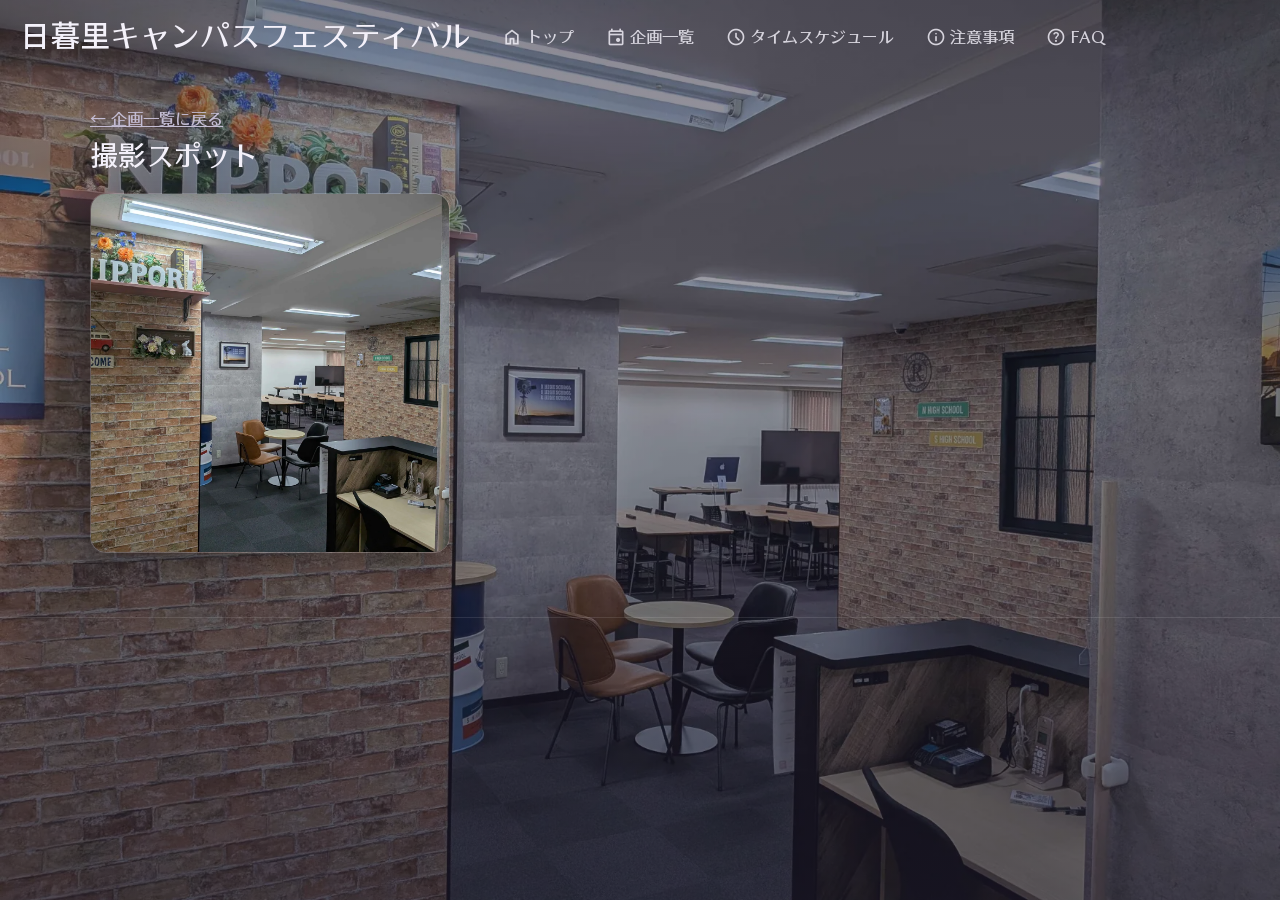
<file: pages/events/satueisupotto.html>
<!DOCTYPE html>
<html lang="ja">
<head>
  <meta charset="UTF-8">
  <meta name="viewport" content="width=device-width, initial-scale=1.0">
  <title>撮影スポット | 日暮里キャンパスフェスティバル</title>
  <link rel="preconnect" href="https://fonts.googleapis.com">
  <link rel="preconnect" href="https://fonts.gstatic.com" crossorigin>
  <link href="https://fonts.googleapis.com/css2?family=Material+Symbols+Outlined:opsz,wght,FILL,GRAD@24,400,0,0&icon_names=event%2Chelp%2Chome%2Cinfo%2Cschedule&display=block" rel="stylesheet">
  <link rel="stylesheet" href="../../css/style.css">
</head>
<body class="page-night page-event-photo">
  <header class="site-header" id="header">
    <div class="container header-inner">
      <a class="site-title" href="../../index.html">日暮里キャンパスフェスティバル</a>
      <nav class="site-nav" aria-label="メインメニュー">
        <ul class="nav-list">
          <li>
            <a href="../../index.html">
              <span class="material-symbols-outlined" aria-hidden="true">home</span>
              トップ
            </a>
          </li>
          <li>
            <a href="../events.html">
              <span class="material-symbols-outlined" aria-hidden="true">event</span>
              企画一覧
            </a>
          </li>
          <li>
            <a href="../timetable.html">
              <span class="material-symbols-outlined" aria-hidden="true">schedule</span>
              タイムスケジュール
            </a>
          </li>
          <li>
            <a href="../../index.html#notices">
              <span class="material-symbols-outlined" aria-hidden="true">info</span>
              注意事項
            </a>
          </li>
          <li>
            <a href="../../index.html#faq">
              <span class="material-symbols-outlined" aria-hidden="true">help</span>
              FAQ
            </a>
          </li>
        </ul>
      </nav>
    </div>
  </header>
  <main>
    <div class="events-stage events-stage--panel events-stage--photo events-stage--satueisupotto">
    <section class="section event-detail" aria-labelledby="event-detail-heading">
      <div class="container">
        <p class="event-detail-back"><a href="../events.html">← 企画一覧に戻る</a></p>
        <h2 id="event-detail-heading">撮影スポット</h2>
        <div class="event-detail-main">
        <img class="event-detail-image" src="../../images/satueisupotto.webp" alt="撮影スポット" width="1024" height="898" decoding="async" fetchpriority="high">
        <div class="event-detail-body">
        </div>
        </div>
      </div>
    </section>
    <footer class="site-footer" id="footer">
      <div class="container"></div>
    </footer>
    </div>
  </main>
  <script src="../../js/app.min.js"></script>
</body>
</html>
</file>
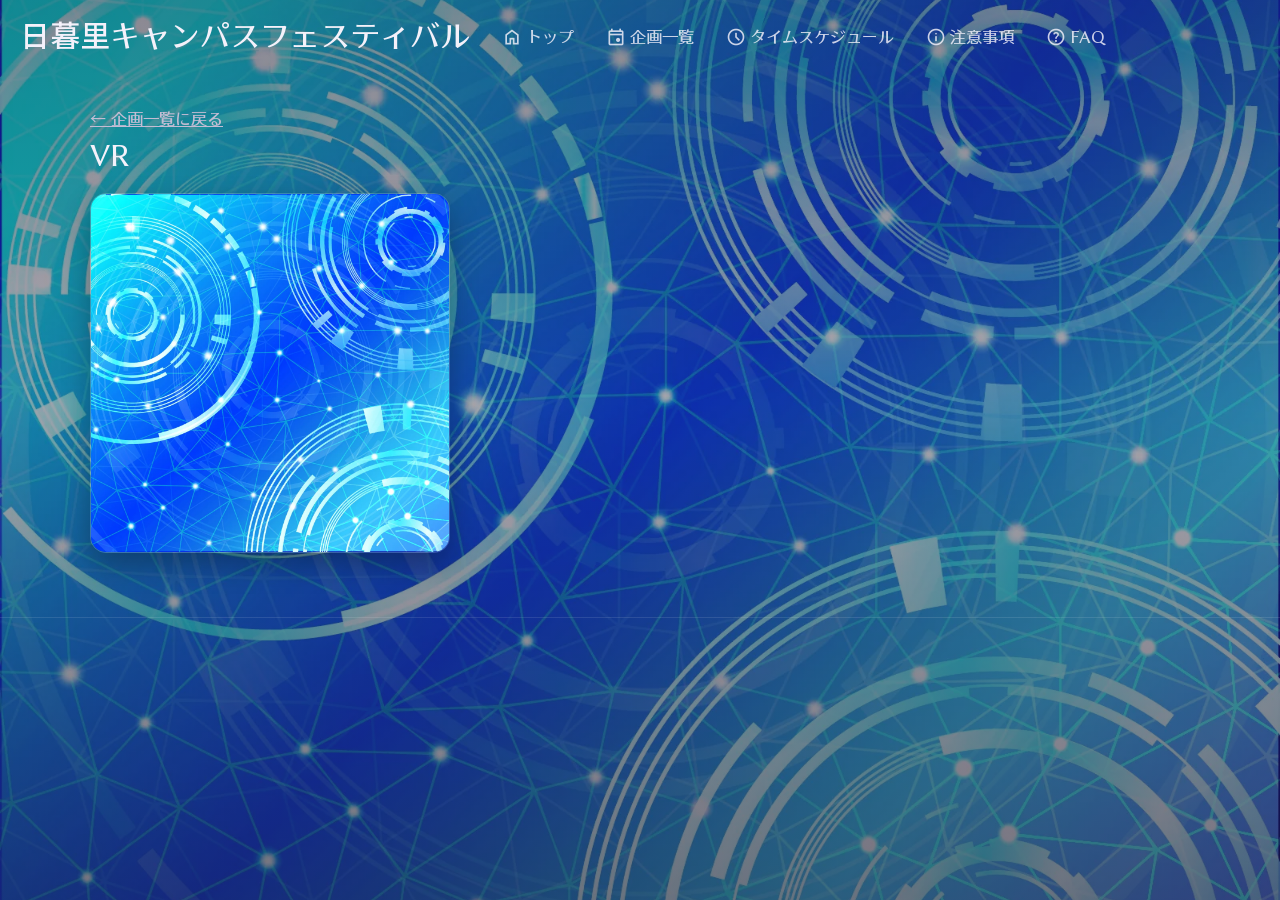
<file: pages/events/vr.html>
<!DOCTYPE html>
<html lang="ja">
<head>
  <meta charset="UTF-8">
  <meta name="viewport" content="width=device-width, initial-scale=1.0">
  <title>VR | 日暮里キャンパスフェスティバル</title>
  <link rel="preconnect" href="https://fonts.googleapis.com">
  <link rel="preconnect" href="https://fonts.gstatic.com" crossorigin>
  <link href="https://fonts.googleapis.com/css2?family=Material+Symbols+Outlined:opsz,wght,FILL,GRAD@24,400,0,0&icon_names=event%2Chelp%2Chome%2Cinfo%2Cschedule&display=block" rel="stylesheet">
  <link rel="stylesheet" href="../../css/style.css">
</head>
<body class="page-night page-event-photo">
  <header class="site-header" id="header">
    <div class="container header-inner">
      <a class="site-title" href="../../index.html">日暮里キャンパスフェスティバル</a>
      <nav class="site-nav" aria-label="メインメニュー">
        <ul class="nav-list">
          <li>
            <a href="../../index.html">
              <span class="material-symbols-outlined" aria-hidden="true">home</span>
              トップ
            </a>
          </li>
          <li>
            <a href="../events.html">
              <span class="material-symbols-outlined" aria-hidden="true">event</span>
              企画一覧
            </a>
          </li>
          <li>
            <a href="../timetable.html">
              <span class="material-symbols-outlined" aria-hidden="true">schedule</span>
              タイムスケジュール
            </a>
          </li>
          <li>
            <a href="../../index.html#notices">
              <span class="material-symbols-outlined" aria-hidden="true">info</span>
              注意事項
            </a>
          </li>
          <li>
            <a href="../../index.html#faq">
              <span class="material-symbols-outlined" aria-hidden="true">help</span>
              FAQ
            </a>
          </li>
        </ul>
      </nav>
    </div>
  </header>
  <main>
    <div class="events-stage events-stage--panel events-stage--photo events-stage--vr">
    <section class="section event-detail" aria-labelledby="event-detail-heading">
      <div class="container">
        <p class="event-detail-back"><a href="../events.html">← 企画一覧に戻る</a></p>
        <h2 id="event-detail-heading">VR</h2>
        <div class="event-detail-main">
        <img class="event-detail-image" src="../../images/vr.webp" alt="VR" width="1024" height="898" decoding="async" fetchpriority="high">
        <div class="event-detail-body">
        </div>
        </div>
      </div>
    </section>
    <footer class="site-footer" id="footer">
      <div class="container"></div>
    </footer>
    </div>
  </main>
  <script src="../../js/app.min.js"></script>
</body>
</html>
</file>
<file: css/style.css>
:root{--color-text:#f4f1fa;--color-background:#1c1830;--color-muted:#c4bdd4;--color-border:rgba(255,255,255,0.16);--color-link-hover:#5eead4;--color-surface:rgba(255,255,255,0.09);--color-surface-strong:rgba(255,255,255,0.14);--color-panel:#242038;--color-ink:32,28,48;--grad-blue:#2563eb;--grad-cyan:#06b6d4;--grad-violet:#8b5cf6;--ambient-duration:18s;--ambient-gradient-image:linear-gradient(125deg,#07060f 0,#0a101c 12%,#0e1830 24%,#0c0a1c 38%,#141028 52%,#1a1434 66%,#0e1a2c 80%,#080710 100%);--accent-gradient-image:linear-gradient(125deg,rgba(37,99,235,0.55) 0,rgba(6,182,212,0.4) 45%,rgba(139,92,246,0.55) 100%);--spacing-xs:.5rem;--spacing-sm:1rem;--spacing-md:2rem;--spacing-lg:4rem;--content-width:960px;--font-title:"GenEi LateGo","Hiragino Sans","Hiragino Kaku Gothic ProN",sans-serif;--font-body:"GenEi LateMin","Hiragino Mincho ProN","Yu Mincho",serif}@font-face{font-family:"GenEi LateGo";src:url("../fonts/GenEiLateGo_v2.woff2") format("woff2");font-weight:400;font-style:normal;font-display:swap}@font-face{font-family:"GenEi LateMin";src:url("../fonts/GenEiLateMin_v2.woff2") format("woff2");font-weight:400;font-style:normal;font-display:swap}*,*::before,*::after{box-sizing:border-box}body{margin:0;font-family:var(--font-body);font-size:16px;line-height:1.6;color:var(--color-text);background-color:var(--color-background);min-height:100vh;overflow-x:clip;padding-top:var(--header-offset,5rem)}html{overflow-x:clip}img{max-width:100%;height:auto;display:block}h1,h2,h3{font-family:var(--font-title);font-weight:400}a{color:inherit}a:hover{color:var(--color-link-hover)}.container{width:min(100% - 2rem,var(--content-width));margin-inline:auto}.section{padding-block:var(--spacing-lg)}.section h2{margin-top:0;margin-bottom:var(--spacing-sm);font-size:1.5rem;font-family:var(--font-title);font-weight:400}.section p{margin:0;color:var(--color-muted)}.site-header{position:fixed;top:0;left:0;right:0;z-index:100;display:flex;align-items:center;padding-block:1.3rem;padding-inline:1rem;border-bottom:1px solid transparent;background-color:rgba(var(--color-ink),0.52);backdrop-filter:blur(12px);-webkit-backdrop-filter:blur(12px);font-family:var(--font-body);color:var(--color-text);transition:background-color .25s ease,border-bottom-color .25s ease}.site-header.is-scrolled{background-color:rgba(var(--color-ink),0.78);border-bottom-color:var(--color-border)}.site-header>.container.header-inner{width:100%;max-width:none;margin-inline:0;padding-inline:.25rem}.header-inner{display:flex;flex-direction:row;flex-wrap:nowrap;align-items:baseline;justify-content:flex-start;gap:.75rem;text-align:left;width:100%;min-width:0}.site-title{margin:0;font-size:1.875rem;text-align:left;flex-shrink:1;min-width:0;line-height:1;display:flex;align-items:center;font-family:var(--font-title);text-decoration:none;color:inherit}.site-title:hover{color:inherit}.nav-list a[aria-current="page"]{border-bottom-color:var(--color-text);font-weight:600}.site-nav{width:auto;flex-shrink:0;display:flex;align-items:center}.nav-list{display:flex;flex-wrap:nowrap;justify-content:flex-start;align-items:center;gap:var(--spacing-sm);margin:0;padding:0;list-style:none}.nav-list a{display:inline-flex;align-items:center;gap:.25rem;text-decoration:none;border-bottom:2px solid transparent;line-height:1;color:rgba(244,241,250,0.82);padding-bottom:0;white-space:nowrap}.nav-list .material-symbols-outlined{font-size:1.25em;font-variation-settings:"FILL" 0,"wght" 400,"GRAD" 0,"opsz" 24;line-height:1}@media(min-width:768px){.header-inner{gap:var(--spacing-md)}.nav-list{gap:var(--spacing-md)}.nav-list a{border-bottom-width:2px}}.nav-list a:hover{color:var(--color-link-hover);border-bottom-color:var(--color-link-hover)}.page-home,.page-night{padding-top:0}.page-home .site-header,.page-night .site-header{background-color:transparent;border-bottom-color:transparent;backdrop-filter:none;-webkit-backdrop-filter:none}.page-home .site-header.is-scrolled,.page-night .site-header.is-scrolled{background-color:rgba(var(--color-ink),0.78);border-bottom-color:var(--color-border);backdrop-filter:blur(12px);-webkit-backdrop-filter:blur(12px)}.hero{position:relative;margin:0;padding:0;text-align:center}.hero-stage{position:relative;isolation:isolate;overflow:hidden;width:100%;min-height:100svh;display:flex;flex-direction:column;align-items:center;justify-content:center;background-color:var(--color-background)}.hero-stage>.parallax-scene{position:absolute;inset:0;z-index:0}.hero-stage::before{content:"";position:absolute;inset:0;z-index:1;pointer-events:none;background:radial-gradient(ellipse 70% 55% at 50% 48%,rgba(var(--color-ink),0.42) 0,rgba(var(--color-ink),0.14) 55%,rgba(var(--color-ink),0.32) 100%),linear-gradient(to bottom,rgba(var(--color-ink),0.28) 0,transparent 28%,transparent 62%,rgba(var(--color-ink),0.4) 100%)}.hero-content{position:relative;z-index:2;width:min(100% - 2.5rem,40rem);margin-inline:auto;padding-block:calc(var(--header-offset, 5rem) + 2rem) 5rem;display:flex;flex-direction:column;align-items:center;gap:1.25rem}.hero-brand{margin:0;max-width:18em;font-family:var(--font-title);font-size:clamp(1.75rem,5.2vw,3.25rem);font-weight:400;line-height:1.25;letter-spacing:.06em;color:#f4f1fa;text-shadow:0 2px 24px rgba(0,0,0,0.45)}.hero-catch{margin:0;font-family:var(--font-body);font-size:clamp(1rem,2.4vw,1.25rem);font-weight:400;letter-spacing:.12em;color:rgba(244,241,250,0.88)}.hero-meta{margin:0;font-family:var(--font-body);font-size:.875rem;letter-spacing:.08em;color:#f4f1fa}.events{text-align:center}.events-stage--panel>.events{padding-top:0;padding-bottom:0}.events-stage{position:relative;isolation:isolate;overflow:hidden;width:100%;background-color:var(--color-panel)}.events-stage--panel{background-color:#07060f;background-image:var(--ambient-gradient-image);background-size:280% 280%;background-repeat:no-repeat;animation:ambient-gradient-flow var(--ambient-duration) ease infinite;padding-bottom:0}.events-stage--panel>.access,.events-stage--panel>.faq,.events-stage--panel>.notices,.events-stage--panel>.site-footer,.events-stage--panel>.event-detail,.events-stage--panel>.timetable,.events-stage--panel>.events{background-color:transparent;background-image:none;isolation:auto;overflow:visible}.events-stage--panel>.site-footer{border-top-color:rgba(255,255,255,0.1)}.page-night .events-stage--panel{min-height:100svh}.page-night .events-stage--panel>.section{padding-top:calc(var(--header-offset, 5rem) + var(--spacing-md))}.page-night .section.events:has(.events-stage--panel){padding:0;margin:0}.page-night .events-stage--panel>.events-stage-heading{padding-top:calc(var(--header-offset, 5rem) + var(--spacing-md))}.events-stage--panel::after{content:"";position:absolute;inset:-4%;z-index:1;pointer-events:none;background:radial-gradient(ellipse 60% 45% at 20% 30%,rgba(37,99,235,0.06),transparent 70%),radial-gradient(ellipse 50% 40% at 78% 60%,rgba(6,182,212,0.04),transparent 70%),radial-gradient(ellipse 55% 45% at 50% 85%,rgba(139,92,246,0.05),transparent 70%);opacity:.75;animation:night-soft-light 22s ease-in-out infinite}@keyframes night-soft-light{0%,100%{opacity:.82;transform:translate3d(0,0,0)}50%{opacity:1;transform:translate3d(1.2%,-0.8%,0)}}.night-sky{position:absolute;inset:0;z-index:2;width:100%;height:100%;pointer-events:none;display:block}@keyframes ambient-gradient-flow{0%{background-position:0 40%}50%{background-position:100% 60%}100%{background-position:0 40%}}@media(prefers-reduced-motion:reduce){.events-stage--panel{animation:none;background-position:40% 50%}.events-stage--panel::after{animation:none;opacity:.9;transform:none}}.events-stage--panel .events-stage-heading h2{color:var(--color-text)}.events-more{position:relative;z-index:3;margin:0;padding:var(--spacing-md) var(--spacing-sm) var(--spacing-lg);text-align:center}.events-more a{color:rgba(244,241,250,0.88);text-decoration:underline;text-underline-offset:.2em}.events-more a:hover{color:#5eead4}.parallax-scene{position:absolute;inset:0;z-index:0;overflow:hidden;pointer-events:none;contain:layout paint}.parallax-scene__world{position:absolute;transform-origin:center center;contain:layout style}.parallax-scene__slot{position:absolute;line-height:0;transform:translateZ(0)}.parallax-scene.is-active .parallax-scene__slot.is-animated,.parallax-scene.is-active .parallax-scene__slot.is-background{will-change:transform}.parallax-scene__slot.is-background{left:0 !important;top:0 !important;width:100% !important;height:100%}.parallax-scene__layer{position:relative;width:100%;height:auto;max-width:none;display:block;pointer-events:none;user-select:none;filter:drop-shadow(0 0 5px rgba(76,29,149,0.95)) drop-shadow(4px 12px 18px rgba(10,6,28,0.42))}.parallax-scene__layer[data-depth="mid-back"]{filter:drop-shadow(0 0 4px rgba(76,29,149,0.82)) drop-shadow(2px 7px 11px rgba(10,6,28,0.26))}.parallax-scene__layer[data-depth="wall"]{filter:drop-shadow(0 0 5px rgba(76,29,149,0.95)) drop-shadow(4px 12px 18px rgba(10,6,28,0.42))}.parallax-scene__layer[data-depth="mid-front"]{filter:drop-shadow(0 0 6px rgba(76,29,149,1)) drop-shadow(5px 14px 20px rgba(8,4,24,0.5))}.parallax-scene__layer[data-depth="foreground"]{filter:drop-shadow(0 0 7px rgba(76,29,149,1)) drop-shadow(6px 18px 24px rgba(8,4,22,0.58))}.parallax-scene__layer.is-background{width:100%;height:100%;object-fit:cover;filter:none}.parallax-scene__glow{position:absolute;inset:0;z-index:20;pointer-events:none;background:linear-gradient(125deg,rgba(37,99,235,0.2) 0,rgba(6,182,212,0.1) 40%,rgba(139,92,246,0.22) 100%);opacity:.42;contain:strict;transform:translate3d(0,0,0) scale(1.08)}.parallax-scene.is-active .parallax-scene__glow{will-change:transform}.parallax-scene__particles{position:absolute;inset:0;z-index:21;pointer-events:none;overflow:hidden;contain:strict}.parallax-scene__particle{position:absolute;left:var(--p-left,50%);bottom:-8%;width:var(--p-size,10px);height:var(--p-size,10px);margin-left:calc(var(--p-size, 10px) / -2);border-radius:50%;background:radial-gradient(circle,rgba(186,230,253,0.85) 0,rgba(196,181,253,0.4) 40%,rgba(139,92,246,0) 70%);opacity:0;transform:translate3d(0,0,0) scale(0.7)}.parallax-scene.is-active .parallax-scene__particle{will-change:transform}.events-stage::before{content:"";position:absolute;inset:0;z-index:2;pointer-events:none;background:linear-gradient(160deg,rgba(var(--color-ink),0.22) 0,rgba(var(--color-ink),0.08) 45%,rgba(var(--color-ink),0.3) 100%)}.events-stage--panel::before{display:none}.events-stage--photo{background-color:#12101c;background-size:cover;background-position:center;background-repeat:no-repeat;animation:none}.events-stage--photo::before{display:block;content:"";position:absolute;inset:0;z-index:2;pointer-events:none;background:linear-gradient(180deg,rgba(var(--color-ink),0.52) 0,rgba(var(--color-ink),0.4) 45%,rgba(var(--color-ink),0.62) 100%)}.events-stage--photo::after{display:none}.events-stage--food-chinese{background-image:url("../images/food_chinese.webp")}.events-stage--bingo{background-image:url("../images/bingo.webp")}.events-stage--kahoot{background-image:url("../images/kahoot.webp")}.events-stage--game{background-image:url("../images/game.webp")}.events-stage--vr{background-image:url("../images/vr.webp")}.events-stage--satueisupotto{background-image:url("../images/satueisupotto.webp")}.events-stage--bar{background-image:url("../images/bar.webp")}.events-stage>*:not(.parallax-scene):not(.night-sky){position:relative;z-index:3}.events-stage-heading{padding-block:var(--spacing-md);text-align:center}.events-stage-heading h2{margin:0;font-size:2.25rem;line-height:1.2;font-family:var(--font-title);color:var(--color-text);text-shadow:0 2px 16px rgba(0,0,0,0.35)}.event-list{margin:var(--spacing-md) 0 0;padding:0;list-style:none;display:grid;gap:var(--spacing-sm)}.events-stage>.container>.event-list{grid-template-columns:1fr 1fr}.events-stage>.container{padding-bottom:var(--spacing-lg)}.events-stage>.container>p{margin:0 0 var(--spacing-md);text-align:center;color:var(--color-muted);text-shadow:none}.event-carousel{--carousel-card:330px;position:relative;width:100%;max-width:100%;height:min(600px,95vw);perspective:1800px;perspective-origin:50% 45%;overflow:hidden;display:flex;align-items:center;justify-content:center;isolation:isolate;touch-action:pan-y;user-select:none;background:transparent}.carousel-nav{position:absolute;top:50%;z-index:5;width:clamp(36px,7vw,56px);height:clamp(64px,14vw,96px);padding:0;border:1px solid var(--color-border);cursor:pointer;transform:translateY(-50%);background-color:rgba(var(--color-ink),0.52);background-image:var(--accent-gradient-image);background-size:100% 100%;background-position:center;background-repeat:no-repeat;background-blend-mode:soft-light;box-shadow:0 8px 24px rgba(0,0,0,0.35);transition:transform .2s ease,filter .2s ease,opacity .2s ease}.carousel-nav--prev{left:clamp(0.5rem,2.5vw,1.5rem);clip-path:polygon(100% 0,0 50%,100% 100%)}.carousel-nav--next{right:clamp(0.5rem,2.5vw,1.5rem);clip-path:polygon(0 0,100% 50%,0 100%)}.carousel-nav:hover{filter:brightness(1.05)}.carousel-nav:active{transform:translateY(-50%) scale(0.94)}.carousel-nav:focus-visible{outline:3px solid var(--grad-blue);outline-offset:4px}.event-carousel .event-list{position:relative;width:var(--carousel-card);height:var(--carousel-card);margin:0;padding:0;list-style:none;transform-style:preserve-3d;transform:translateZ(0)}.event-carousel .event-list>li{position:absolute;top:0;left:0;width:var(--carousel-card);height:var(--carousel-card);margin:0;transform-style:preserve-3d;-webkit-backface-visibility:hidden;backface-visibility:hidden}.event-carousel .event-card-link{display:block;width:100%;height:100%;-webkit-backface-visibility:hidden;backface-visibility:hidden}.event-carousel .event-card{box-sizing:border-box;position:relative;width:100%;height:100%;aspect-ratio:1 / 1;display:flex;flex-direction:column;justify-content:flex-start;align-items:stretch;text-align:center;overflow:hidden;border:0;border-radius:16px;background-color:#fff;transition:transform .35s ease;transform-origin:center center;-webkit-backface-visibility:hidden;backface-visibility:hidden;padding:0;box-shadow:0 12px 30px rgba(0,0,0,0.3)}.event-carousel .event-card.is-active{transform:scale(1.28);z-index:2;box-shadow:0 20px 48px rgba(0,0,0,0.4)}.event-carousel .event-card-link:hover .event-card.is-active{transform:scale(1.28) translateY(-14px)}.event-carousel .event-meta{justify-content:center}@media(max-width:767px){.site-header{padding-block:.75rem;padding-inline:.75rem}.header-inner{flex-direction:column;flex-wrap:nowrap;align-items:flex-start;gap:.45rem}.site-title{flex-shrink:0;max-width:100%;font-size:clamp(1rem,4.2vw,1.2rem);line-height:1.25}.site-nav{width:100%}.nav-list{flex-wrap:wrap;gap:.55rem .75rem}.nav-list a{font-size:.8125rem;gap:.2rem}.nav-list .material-symbols-outlined{font-size:1.1em}.hero-stage{background-color:var(--color-background);background-image:url("../images/nippori_1.webp");background-size:cover;background-position:center;background-repeat:no-repeat}.events-stage{background-color:var(--color-panel)}.events-stage--panel{background-color:#07060f;background-image:var(--ambient-gradient-image);background-size:240% 240%;background-repeat:no-repeat;animation:ambient-gradient-flow calc(var(--ambient-duration) * 1.35) ease infinite}.events-stage--photo{background-color:#12101c;background-size:cover;background-position:center top;background-repeat:no-repeat;animation:none}.parallax-scene{display:none !important}.hero-content{gap:.85rem;width:min(100% - 1.5rem,40rem);padding-block:calc(var(--header-offset, 4.5rem) + 1.25rem) 3.5rem}.hero-brand{font-size:clamp(1.45rem,7vw,2.25rem)}.hero-catch{font-size:clamp(0.9rem,3.6vw,1.05rem)}.events-stage>.container{width:min(100% - 1.5rem,var(--content-width));padding-bottom:var(--spacing-md)}.events-stage>.container>p{font-size:.9rem;margin-bottom:var(--spacing-sm)}.events-stage>.container>.event-list{grid-template-columns:repeat(2,minmax(0,1fr));gap:.75rem;width:100%}.events-stage>.container>.event-list>li{min-width:0}.events-stage>.container>.event-list .event-card-link{height:100%}.events-stage>.container>.event-list .event-card{width:100%;height:auto;min-height:0;aspect-ratio:1 / 1;border-radius:12px}.events-stage>.container>.event-list .event-card-image{position:absolute;inset:0;width:100%;height:100%;object-fit:cover}.events-stage>.container>.event-list .event-card-body{padding:.55rem .65rem}.events-stage>.container>.event-list .event-name{margin:0;font-size:clamp(0.85rem,3.4vw,1.05rem);line-height:1.25;overflow-wrap:anywhere}.page-night .events-stage--panel>.events-stage-heading{padding-top:calc(var(--header-offset, 4.5rem) + var(--spacing-sm))}.events-stage-heading h2{font-size:1.5rem}.event-carousel{--carousel-card:clamp(140px,42vw,180px);height:min(340px,88vw);perspective:900px;perspective-origin:50% 42%}.event-carousel .event-card{min-height:0}.event-carousel .event-card.is-active{transform:scale(1.1)}.event-carousel .event-card-link:hover .event-card.is-active{transform:scale(1.1) translateY(-4px)}.carousel-nav{width:28px;height:48px}.carousel-nav--prev{left:.25rem}.carousel-nav--next{right:.25rem}.access-map iframe{height:280px}.table-wrap{-webkit-overflow-scrolling:touch;overscroll-behavior-x:contain}.timetable-table--places{min-width:760px;font-size:.72rem}.timetable-table--places th[scope="row"]{position:sticky;left:0;z-index:1;background-color:rgba(var(--color-ink),0.92)}.timetable-table--places thead th:first-child{position:sticky;left:0;z-index:2}.faq-list{max-width:none}.faq-item summary{padding:.85rem .95rem;font-size:.95rem}.faq-item p{padding:0 .95rem .9rem;font-size:.9rem}.container--wide{width:min(100% - 1.25rem,1100px)}.section{padding-block:var(--spacing-md)}.notices{padding-block:calc(var(--spacing-md) * 2)}.page-night .events-stage--panel>.section{padding-top:calc(var(--header-offset, 4.5rem) + var(--spacing-sm));padding-bottom:var(--spacing-md)}.events-stage--panel::after{animation:none;opacity:.7;transform:none}.events-stage--photo::after{display:none}}.event-card-link{display:block;color:inherit;text-decoration:none}.event-card-link:hover .event-card{box-shadow:0 8px 24px rgba(0,0,0,0.16)}.event-card-link:hover{color:inherit}.event-detail{text-align:left}.event-detail-back{margin:0 0 var(--spacing-sm)}.event-detail-back a{text-decoration:underline}.event-detail-main{display:flex;flex-wrap:wrap;align-items:flex-start;gap:var(--spacing-md)}.event-detail-image{flex:0 0 auto;width:min(100%,360px);aspect-ratio:1 / 1;object-fit:cover;border-radius:16px;margin:0;border:1px solid var(--color-border);box-shadow:0 12px 28px rgba(0,0,0,0.28)}.event-detail-body{flex:1 1 240px;min-width:0}.event-detail-body p{margin:0 0 var(--spacing-sm);color:var(--color-text)}@media(max-width:767px){.event-detail-main{flex-direction:column}.event-detail-image{width:min(100%,520px)}}.event-card{position:relative;overflow:hidden;padding:0;border:1px solid var(--color-border);border-radius:16px;min-height:220px;display:flex;flex-direction:column;justify-content:flex-start;background-color:var(--color-surface);box-shadow:0 12px 28px rgba(0,0,0,0.28)}.event-card-image{position:absolute;inset:0;width:100%;height:100%;object-fit:cover;display:block;z-index:0}.event-card::after{content:"";position:absolute;inset:0;z-index:1;pointer-events:none;background:linear-gradient(to bottom,rgba(0,0,0,0.55) 0,rgba(0,0,0,0.15) 45%,rgba(0,0,0,0) 70%)}.event-card-body{position:relative;z-index:2;padding:var(--spacing-sm);color:#fff;text-shadow:0 1px 3px rgba(0,0,0,0.45)}.event-name{margin:0 0 var(--spacing-xs);font-size:1.6875rem;font-family:var(--font-title);font-weight:400;color:inherit}.event-meta{margin:0 0 var(--spacing-xs);display:flex;flex-wrap:wrap;gap:var(--spacing-sm);font-size:1.3125rem;color:inherit}.event-card-body .event-meta{color:inherit}.timetable-day{margin:var(--spacing-md) 0 var(--spacing-sm);font-size:1.125rem;font-family:var(--font-title);font-weight:400}.table-wrap{overflow-x:auto;border:1px solid var(--color-border);border-radius:12px;background-color:var(--color-surface)}.timetable-table{width:100%;border-collapse:collapse;min-width:480px}.timetable-table th,.timetable-table td{padding:var(--spacing-xs) var(--spacing-sm);border:1px solid var(--color-border);text-align:left;vertical-align:top;background-color:transparent}.timetable-table th{background-color:var(--color-surface-strong);font-weight:600;color:var(--color-text)}.container--wide{width:min(100% - 2rem,1100px);margin-inline:auto}.timetable-table--places{min-width:920px;font-size:.8125rem}.timetable-table--places thead th{text-align:center;vertical-align:bottom;line-height:1.35}.timetable-place-sub{display:inline-block;margin-top:.15rem;font-size:.75em;font-weight:400;color:var(--color-muted)}.timetable-table--places th[scope="row"]{white-space:nowrap;text-align:center;font-variant-numeric:tabular-nums}.timetable-table--places td{text-align:center;vertical-align:middle}.timetable-note{margin-top:var(--spacing-sm);font-size:.875rem;color:var(--color-muted)}.access{position:relative;isolation:isolate;overflow:hidden;text-align:center;font-family:var(--font-body);background-color:#3a3558;background-image:radial-gradient(ellipse 75% 55% at 50% 0,rgba(167,139,250,0.28) 0,transparent 70%),radial-gradient(ellipse 50% 40% at 80% 80%,rgba(6,182,212,0.14) 0,transparent 65%)}.faq{position:relative;isolation:isolate;overflow:hidden;text-align:center;font-family:var(--font-body);background-color:var(--color-background);background-image:radial-gradient(ellipse 70% 50% at 50% 0,rgba(76,29,149,0.16),transparent 70%)}.notices{position:relative;isolation:isolate;overflow:hidden;text-align:center;font-family:var(--font-body);background-color:transparent;padding-block:calc(var(--spacing-lg) * 2)}.notices-lead{margin:0 0 var(--spacing-md)}.notices-groups{margin:0 auto;max-width:40rem;text-align:left;display:grid;gap:var(--spacing-md)}.notices-group{margin:0}.notices-title{margin:0 0 var(--spacing-sm);font-family:var(--font-title);font-size:1.25rem;font-weight:400;color:var(--color-text);text-align:center}.notices-list{margin:0;padding-left:1.25rem;color:var(--color-text)}.notices-list li{margin:0 0 .4rem;padding:0;border:0;border-radius:0;background:0;line-height:1.6}.notices-list li:last-child{margin-bottom:0}.access>*,.faq>*,.notices>*{position:relative;z-index:1}.faq-lead{margin:0 0 var(--spacing-md)}.faq-spacer{margin:0 0 var(--spacing-md);min-height:1.5em}.faq-list{margin:0 auto;max-width:40rem;text-align:left;display:grid;gap:.75rem}.faq-item{margin:0;border:1px solid var(--color-border);border-radius:12px;background-color:var(--color-surface);overflow:hidden}.faq-item summary{cursor:pointer;list-style:none;padding:.9rem 1.1rem;font-family:var(--font-title);font-weight:400;color:var(--color-text)}.faq-item summary::-webkit-details-marker{display:none}.faq-item summary::after{content:"+";float:right;color:var(--color-muted)}.faq-item[open] summary::after{content:"−"}.faq-item p{margin:0;padding:0 1.1rem 1rem;color:var(--color-muted)}.access .access-name{margin:0 0 .25rem;font-weight:700;color:var(--color-text)}.access-address,.access-transit{margin:0;color:var(--color-muted)}.access-transit{margin-top:.25rem}.access-map{margin-top:var(--spacing-md);overflow:hidden;border-radius:12px;border:1px solid var(--color-border);background-color:var(--color-surface);box-shadow:0 12px 28px rgba(0,0,0,0.28)}.access-map iframe{display:block;width:100%;max-width:100%}.site-footer{padding-block:var(--spacing-md);border-top:1px solid var(--color-border);font-size:.875rem;color:var(--color-muted);background-color:var(--color-background)}.site-footer p{margin:0}@media(min-width:768px){.section h2{font-size:1.75rem}.events-stage-heading h2{font-size:2.625rem}}@media(min-width:1024px){:root{--content-width:1100px}}@media(max-width:767px){.page-event-photo .events-stage--photo{min-height:100svh;background-position:center top;background-size:cover;background-repeat:no-repeat;animation:none}}
</file>
